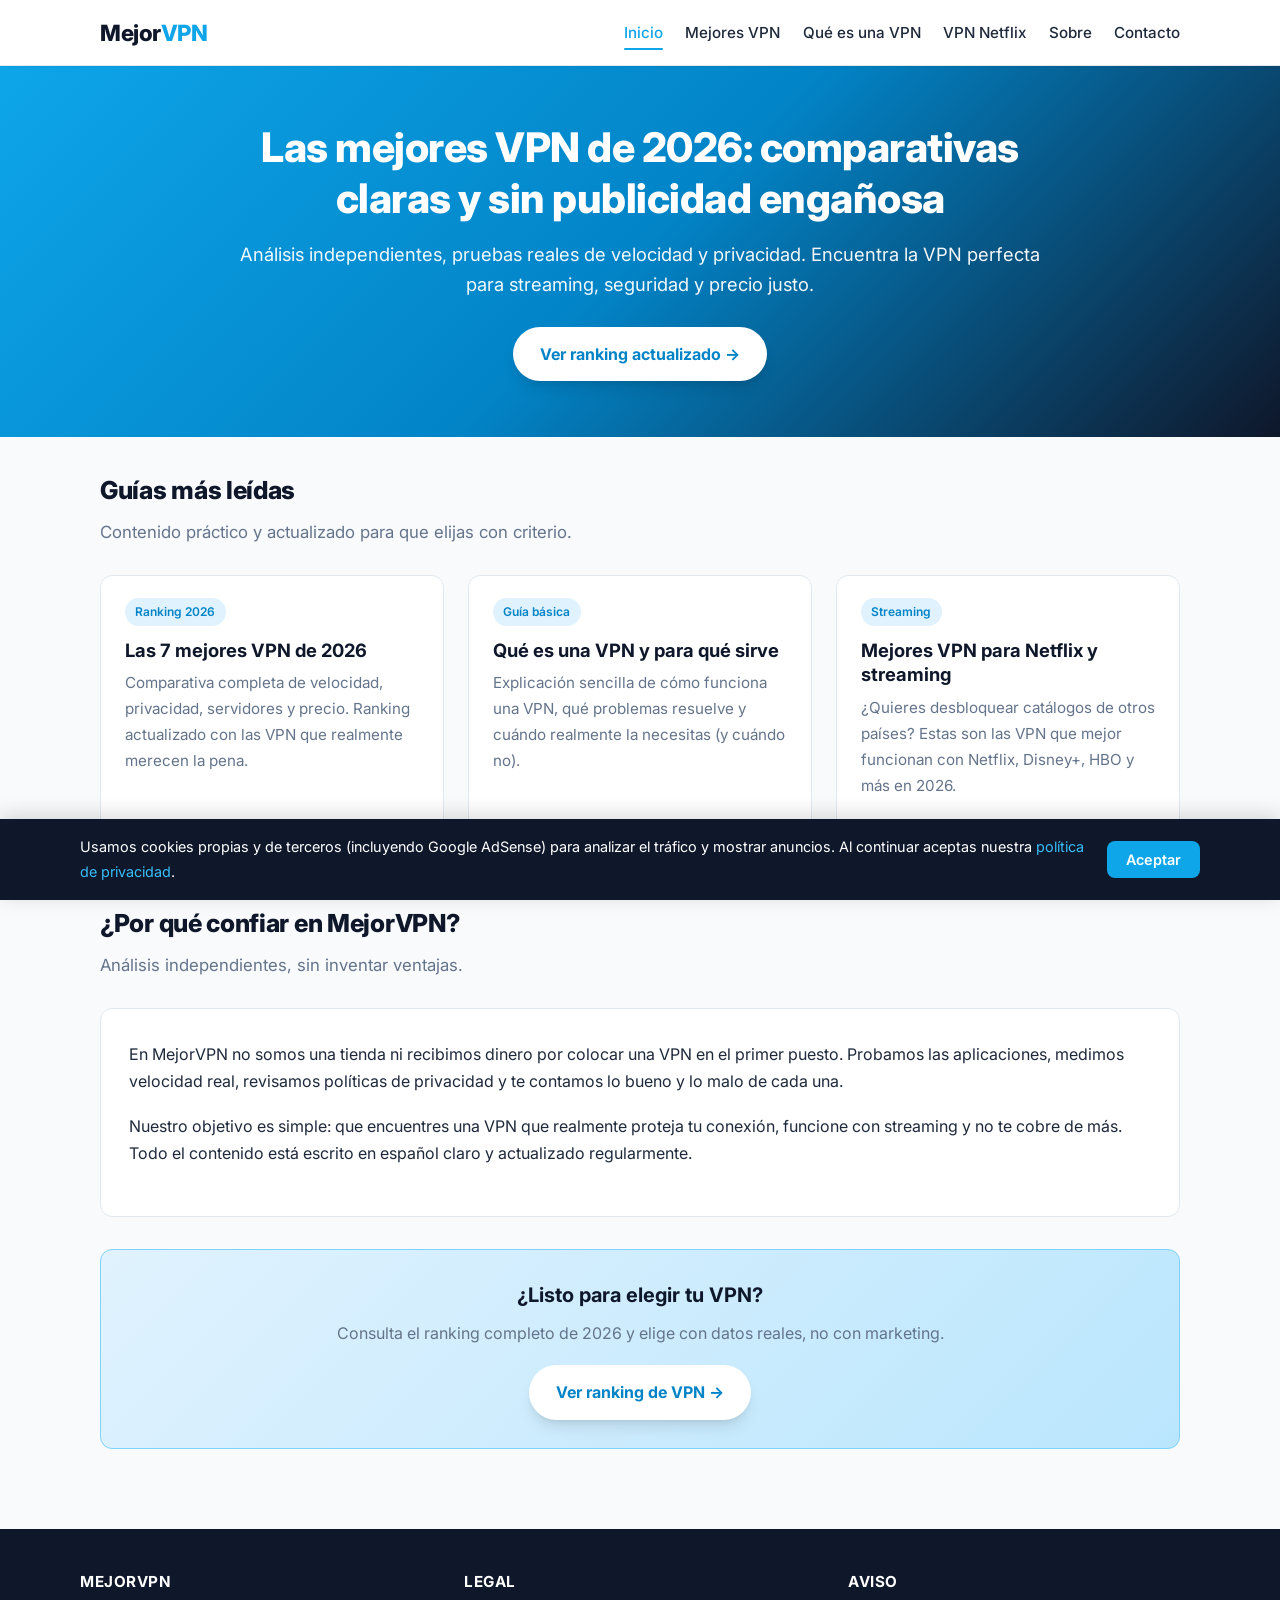
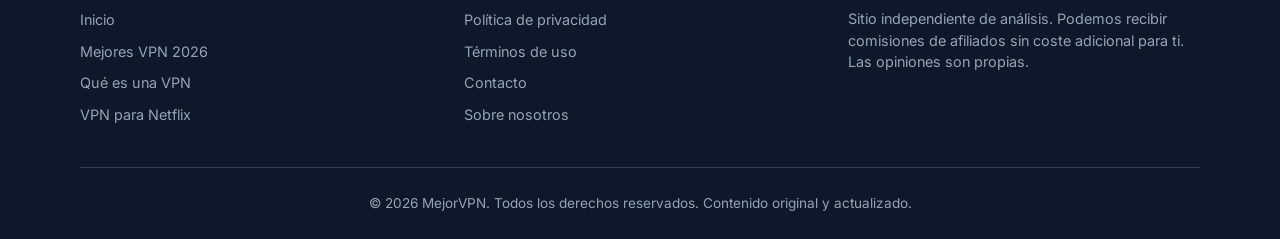
<file: index.html>
<!DOCTYPE html>
<html lang="es">
<head>
  <meta charset="UTF-8">
  <meta name="viewport" content="width=device-width, initial-scale=1">
  <title>MejorVPN | Las mejores VPN de 2026: comparativas, guías y privacidad online</title>
  <meta name="description" content="Descubre las mejores VPN de 2026. Comparativas actualizadas, guías de privacidad, cómo elegir la VPN perfecta y proteger tu conexión. Análisis independientes y sinceros.">
  <meta name="keywords" content="mejores vpn 2026, mejor vpn, vpn barata, vpn segura, nordvpn, expressvpn, surfshark, privacidad online, vpn para netflix, vpn gratis, qué es una vpn">
  <meta name="author" content="MejorVPN">
  <meta name="robots" content="index, follow, max-image-preview:large, max-snippet:-1, max-video-preview:-1">
  <link rel="canonical" href="https://mejorvpn.github.io/">

  <!-- Open Graph -->
  <meta property="og:type" content="website">
  <meta property="og:locale" content="es_ES">
  <meta property="og:site_name" content="MejorVPN">
  <meta property="og:title" content="MejorVPN | Las mejores VPN de 2026">
  <meta property="og:description" content="Comparativas y guías actualizadas de las mejores VPN. Encuentra la VPN perfecta para privacidad, streaming y seguridad.">
  <meta property="og:url" content="https://mejorvpn.github.io/">

  <!-- Twitter Card -->
  <meta name="twitter:card" content="summary_large_image">
  <meta name="twitter:title" content="MejorVPN | Las mejores VPN de 2026">
  <meta name="twitter:description" content="Comparativas independientes de las mejores VPN. Privacidad, velocidad y precio real.">

  <!-- Fonts -->
  <link rel="preconnect" href="https://fonts.googleapis.com">
  <link rel="preconnect" href="https://fonts.gstatic.com" crossorigin>
  <link href="https://fonts.googleapis.com/css2?family=Inter:wght@400;500;600;700;800&display=swap" rel="stylesheet">

  <link rel="stylesheet" href="styles.css">

  <!-- JSON-LD -->
  <script type="application/ld+json">
  {
    "@context": "https://schema.org",
    "@type": "WebSite",
    "name": "MejorVPN",
    "url": "https://mejorvpn.github.io/",
    "description": "Guías y comparativas de las mejores VPN de 2026. Privacidad, seguridad y streaming.",
    "inLanguage": "es",
    "potentialAction": {
      "@type": "SearchAction",
      "target": "https://mejorvpn.github.io/?q={search_term_string}",
      "query-input": "required name=search_term_string"
    }
  }
  </script>
  <script type="application/ld+json">
  {
    "@context": "https://schema.org",
    "@type": "Organization",
    "name": "MejorVPN",
    "url": "https://mejorvpn.github.io/",
    "description": "Sitio independiente de comparativas y guías sobre VPN y privacidad online."
  }
  </script>

  <script async src="https://pagead2.googlesyndication.com/pagead/js/adsbygoogle.js?client=ca-pub-4420698611954762"
     crossorigin="anonymous"></script>
  
</head>
<body>
  <header class="site-header">
    <div class="header-inner">
      <a href="index.html" class="logo">Mejor<span>VPN</span></a>
      <button class="menu-toggle" aria-label="Abrir menú" aria-expanded="false">
        <svg xmlns="http://www.w3.org/2000/svg" fill="none" viewBox="0 0 24 24" stroke="currentColor" stroke-width="2">
          <path stroke-linecap="round" stroke-linejoin="round" d="M4 6h16M4 12h16M4 18h16"/>
        </svg>
      </button>
      <nav class="nav" role="navigation" aria-label="Menú principal">
        <a href="index.html" class="active">Inicio</a>
        <a href="mejores-vpn-2026.html">Mejores VPN</a>
        <a href="que-es-una-vpn.html">Qué es una VPN</a>
        <a href="vpn-para-netflix.html">VPN Netflix</a>
        <a href="sobre.html">Sobre</a>
        <a href="contacto.html">Contacto</a>
      </nav>
    </div>
  </header>

  <main>
    <section class="hero">
      <div class="hero-inner">
        <h1>Las mejores VPN de 2026: comparativas claras y sin publicidad engañosa</h1>
        <p>Análisis independientes, pruebas reales de velocidad y privacidad. Encuentra la VPN perfecta para streaming, seguridad y precio justo.</p>
        <a href="mejores-vpn-2026.html" class="btn">Ver ranking actualizado →</a>
      </div>
    </section>

    <div class="container">

      <h2 class="section-title">Guías más leídas</h2>
      <p class="section-subtitle">Contenido práctico y actualizado para que elijas con criterio.</p>

      <div class="cards">
        <article class="card">
          <div class="card-body">
            <span class="card-tag">Ranking 2026</span>
            <h3><a href="mejores-vpn-2026.html">Las 7 mejores VPN de 2026</a></h3>
            <p>Comparativa completa de velocidad, privacidad, servidores y precio. Ranking actualizado con las VPN que realmente merecen la pena.</p>
            <a href="mejores-vpn-2026.html" class="card-link">Leer guía completa →</a>
          </div>
        </article>

        <article class="card">
          <div class="card-body">
            <span class="card-tag">Guía básica</span>
            <h3><a href="que-es-una-vpn.html">Qué es una VPN y para qué sirve</a></h3>
            <p>Explicación sencilla de cómo funciona una VPN, qué problemas resuelve y cuándo realmente la necesitas (y cuándo no).</p>
            <a href="que-es-una-vpn.html" class="card-link">Leer guía →</a>
          </div>
        </article>

        <article class="card">
          <div class="card-body">
            <span class="card-tag">Streaming</span>
            <h3><a href="vpn-para-netflix.html">Mejores VPN para Netflix y streaming</a></h3>
            <p>¿Quieres desbloquear catálogos de otros países? Estas son las VPN que mejor funcionan con Netflix, Disney+, HBO y más en 2026.</p>
            <a href="vpn-para-netflix.html" class="card-link">Ver recomendaciones →</a>
          </div>
        </article>
      </div>


      <h2 class="section-title">¿Por qué confiar en MejorVPN?</h2>
      <p class="section-subtitle">Análisis independientes, sin inventar ventajas.</p>

      <div class="article-content">
        <p>En MejorVPN no somos una tienda ni recibimos dinero por colocar una VPN en el primer puesto. Probamos las aplicaciones, medimos velocidad real, revisamos políticas de privacidad y te contamos lo bueno y lo malo de cada una.</p>
        <p>Nuestro objetivo es simple: que encuentres una VPN que realmente proteja tu conexión, funcione con streaming y no te cobre de más. Todo el contenido está escrito en español claro y actualizado regularmente.</p>
      </div>

      <div class="cta-box">
        <h3>¿Listo para elegir tu VPN?</h3>
        <p>Consulta el ranking completo de 2026 y elige con datos reales, no con marketing.</p>
        <a href="mejores-vpn-2026.html" class="btn">Ver ranking de VPN →</a>
      </div>
    </div>
  </main>

  <footer class="site-footer">
    <div class="footer-inner">
      <div class="footer-col">
        <h4>MejorVPN</h4>
        <a href="index.html">Inicio</a>
        <a href="mejores-vpn-2026.html">Mejores VPN 2026</a>
        <a href="que-es-una-vpn.html">Qué es una VPN</a>
        <a href="vpn-para-netflix.html">VPN para Netflix</a>
      </div>
      <div class="footer-col">
        <h4>Legal</h4>
        <a href="privacidad.html">Política de privacidad</a>
        <a href="terminos.html">Términos de uso</a>
        <a href="contacto.html">Contacto</a>
        <a href="sobre.html">Sobre nosotros</a>
      </div>
      <div class="footer-col">
        <h4>Aviso</h4>
        <p style="font-size:0.9rem;line-height:1.5;">Sitio independiente de análisis. Podemos recibir comisiones de afiliados sin coste adicional para ti. Las opiniones son propias.</p>
      </div>
    </div>
    <div class="footer-bottom">
      <p>© <span class="current-year">2026</span> MejorVPN. Todos los derechos reservados. Contenido original y actualizado.</p>
    </div>
  </footer>

  <!-- Cookie banner -->
  <div class="cookie-banner" role="dialog" aria-label="Aviso de cookies">
    <div class="cookie-inner">
      <p>Usamos cookies propias y de terceros (incluyendo Google AdSense) para analizar el tráfico y mostrar anuncios. Al continuar aceptas nuestra <a href="privacidad.html" style="color:#38bdf8;">política de privacidad</a>.</p>
      <button class="cookie-btn">Aceptar</button>
    </div>
  </div>

  <script src="script.js"></script>
</body>
</html>
</file>
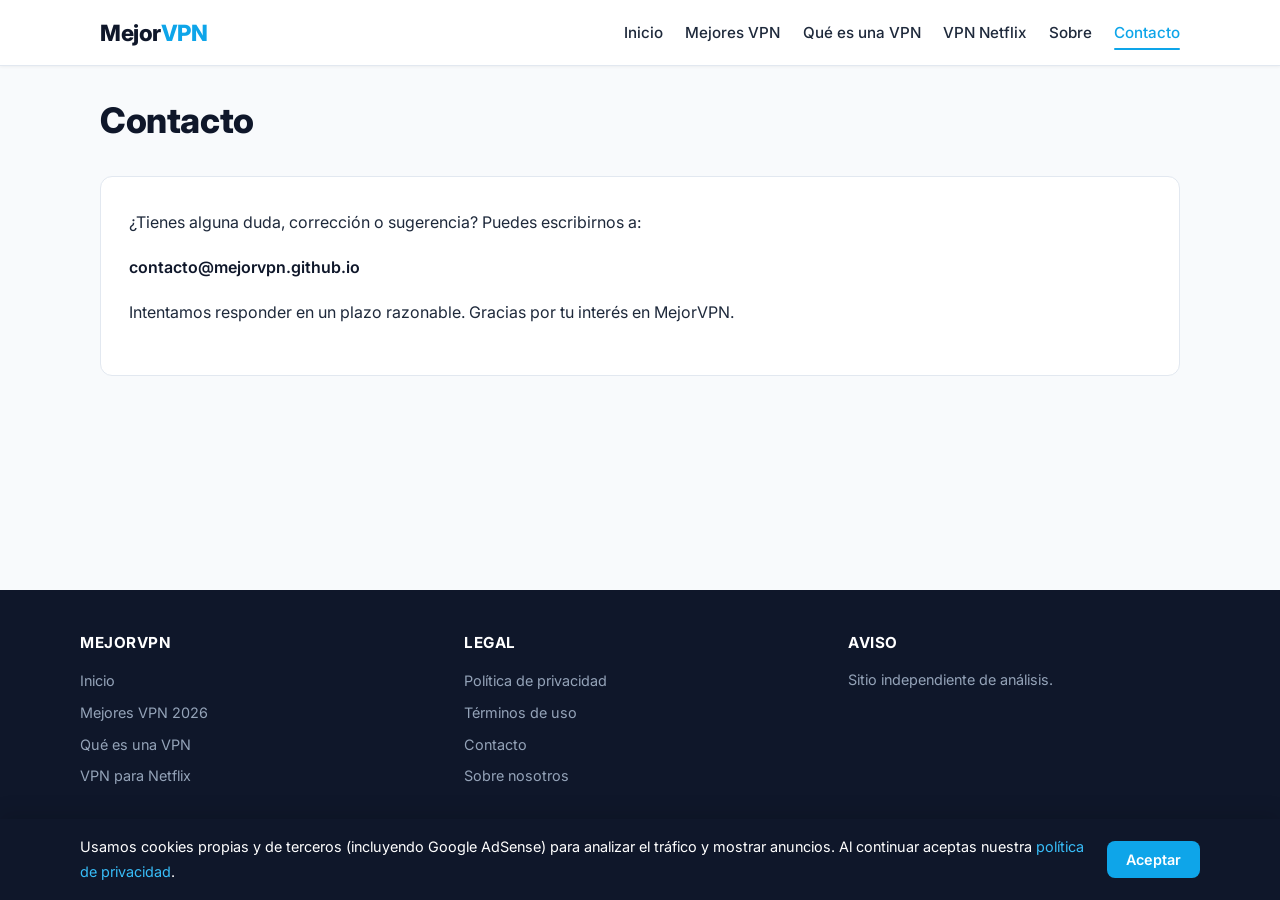
<file: contacto.html>
<!DOCTYPE html>
<html lang="es">
<head>
  <meta charset="UTF-8">
  <meta name="viewport" content="width=device-width, initial-scale=1">
  <title>Contacto | MejorVPN</title>
  <meta name="description" content="Contacta con el equipo de MejorVPN. Sugerencias, correcciones o consultas sobre VPN y privacidad.">
  <meta name="robots" content="index, follow">
  <link rel="canonical" href="https://mejorvpn.github.io/contacto.html">
  <link rel="preconnect" href="https://fonts.googleapis.com">
  <link rel="preconnect" href="https://fonts.gstatic.com" crossorigin>
  <link href="https://fonts.googleapis.com/css2?family=Inter:wght@400;500;600;700;800&display=swap" rel="stylesheet">
  <link rel="stylesheet" href="styles.css">
</head>
<body>
  <header class="site-header">
    <div class="header-inner">
      <a href="index.html" class="logo">Mejor<span>VPN</span></a>
      <button class="menu-toggle" aria-label="Abrir menú" aria-expanded="false">
        <svg xmlns="http://www.w3.org/2000/svg" fill="none" viewBox="0 0 24 24" stroke="currentColor" stroke-width="2">
          <path stroke-linecap="round" stroke-linejoin="round" d="M4 6h16M4 12h16M4 18h16"/>
        </svg>
      </button>
      <nav class="nav" role="navigation" aria-label="Menú principal">
        <a href="index.html">Inicio</a>
        <a href="mejores-vpn-2026.html">Mejores VPN</a>
        <a href="que-es-una-vpn.html">Qué es una VPN</a>
        <a href="vpn-para-netflix.html">VPN Netflix</a>
        <a href="sobre.html">Sobre</a>
        <a href="contacto.html" class="active">Contacto</a>
      </nav>
    </div>
  </header>

  <main>
    <div class="container">
      <article>
        <header class="article-header">
          <h1>Contacto</h1>
        </header>
        <div class="article-content">
          <p>¿Tienes alguna duda, corrección o sugerencia? Puedes escribirnos a:</p>
          <p><strong>contacto@mejorvpn.github.io</strong></p>
          <p>Intentamos responder en un plazo razonable. Gracias por tu interés en MejorVPN.</p>
        </div>
      </article>
    </div>
  </main>

  <footer class="site-footer">
    <div class="footer-inner">
      <div class="footer-col">
        <h4>MejorVPN</h4>
        <a href="index.html">Inicio</a>
        <a href="mejores-vpn-2026.html">Mejores VPN 2026</a>
        <a href="que-es-una-vpn.html">Qué es una VPN</a>
        <a href="vpn-para-netflix.html">VPN para Netflix</a>
      </div>
      <div class="footer-col">
        <h4>Legal</h4>
        <a href="privacidad.html">Política de privacidad</a>
        <a href="terminos.html">Términos de uso</a>
        <a href="contacto.html">Contacto</a>
        <a href="sobre.html">Sobre nosotros</a>
      </div>
      <div class="footer-col">
        <h4>Aviso</h4>
        <p style="font-size:0.9rem;line-height:1.5;">Sitio independiente de análisis.</p>
      </div>
    </div>
    <div class="footer-bottom">
      <p>© <span class="current-year">2026</span> MejorVPN. Todos los derechos reservados.</p>
    </div>
  </footer>

  <div class="cookie-banner" role="dialog" aria-label="Aviso de cookies">
    <div class="cookie-inner">
      <p>Usamos cookies propias y de terceros (incluyendo Google AdSense) para analizar el tráfico y mostrar anuncios. Al continuar aceptas nuestra <a href="privacidad.html" style="color:#38bdf8;">política de privacidad</a>.</p>
      <button class="cookie-btn">Aceptar</button>
    </div>
  </div>
  <script src="script.js"></script>
</body>
</html>
</file>
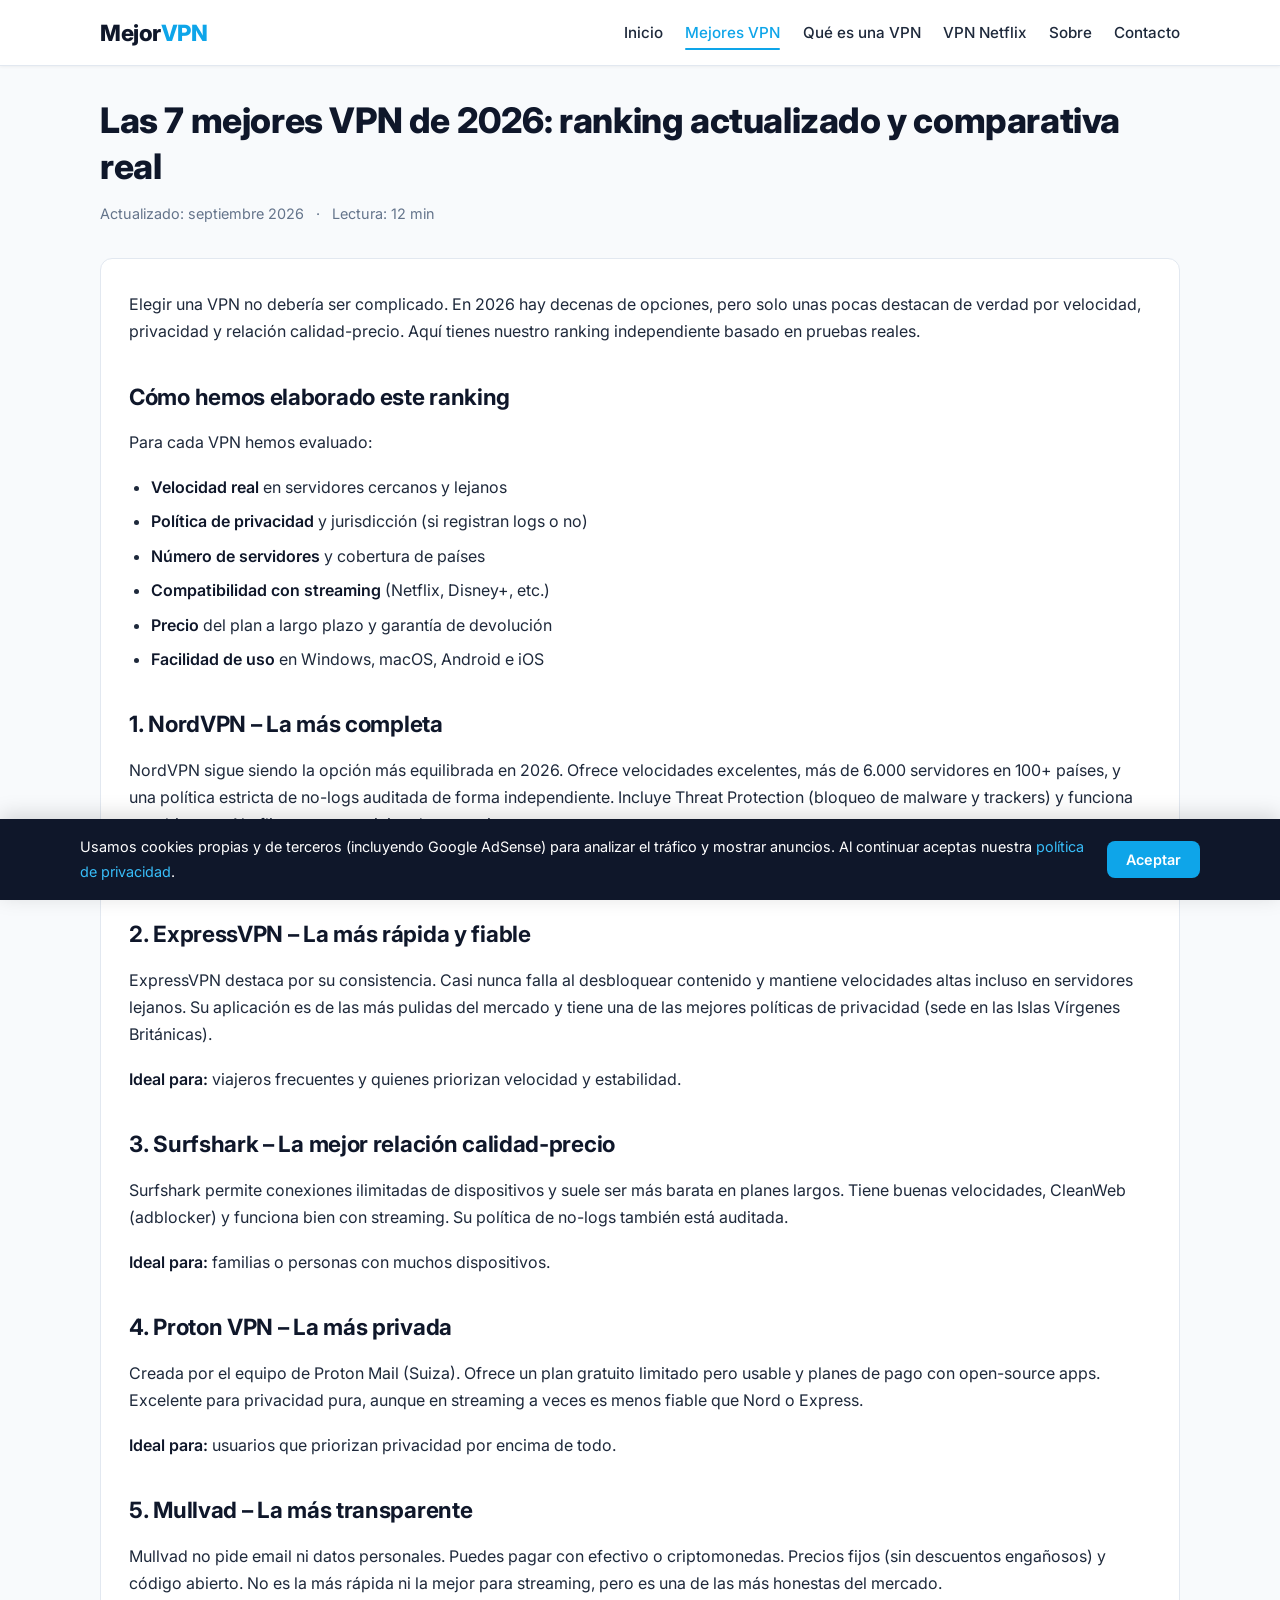
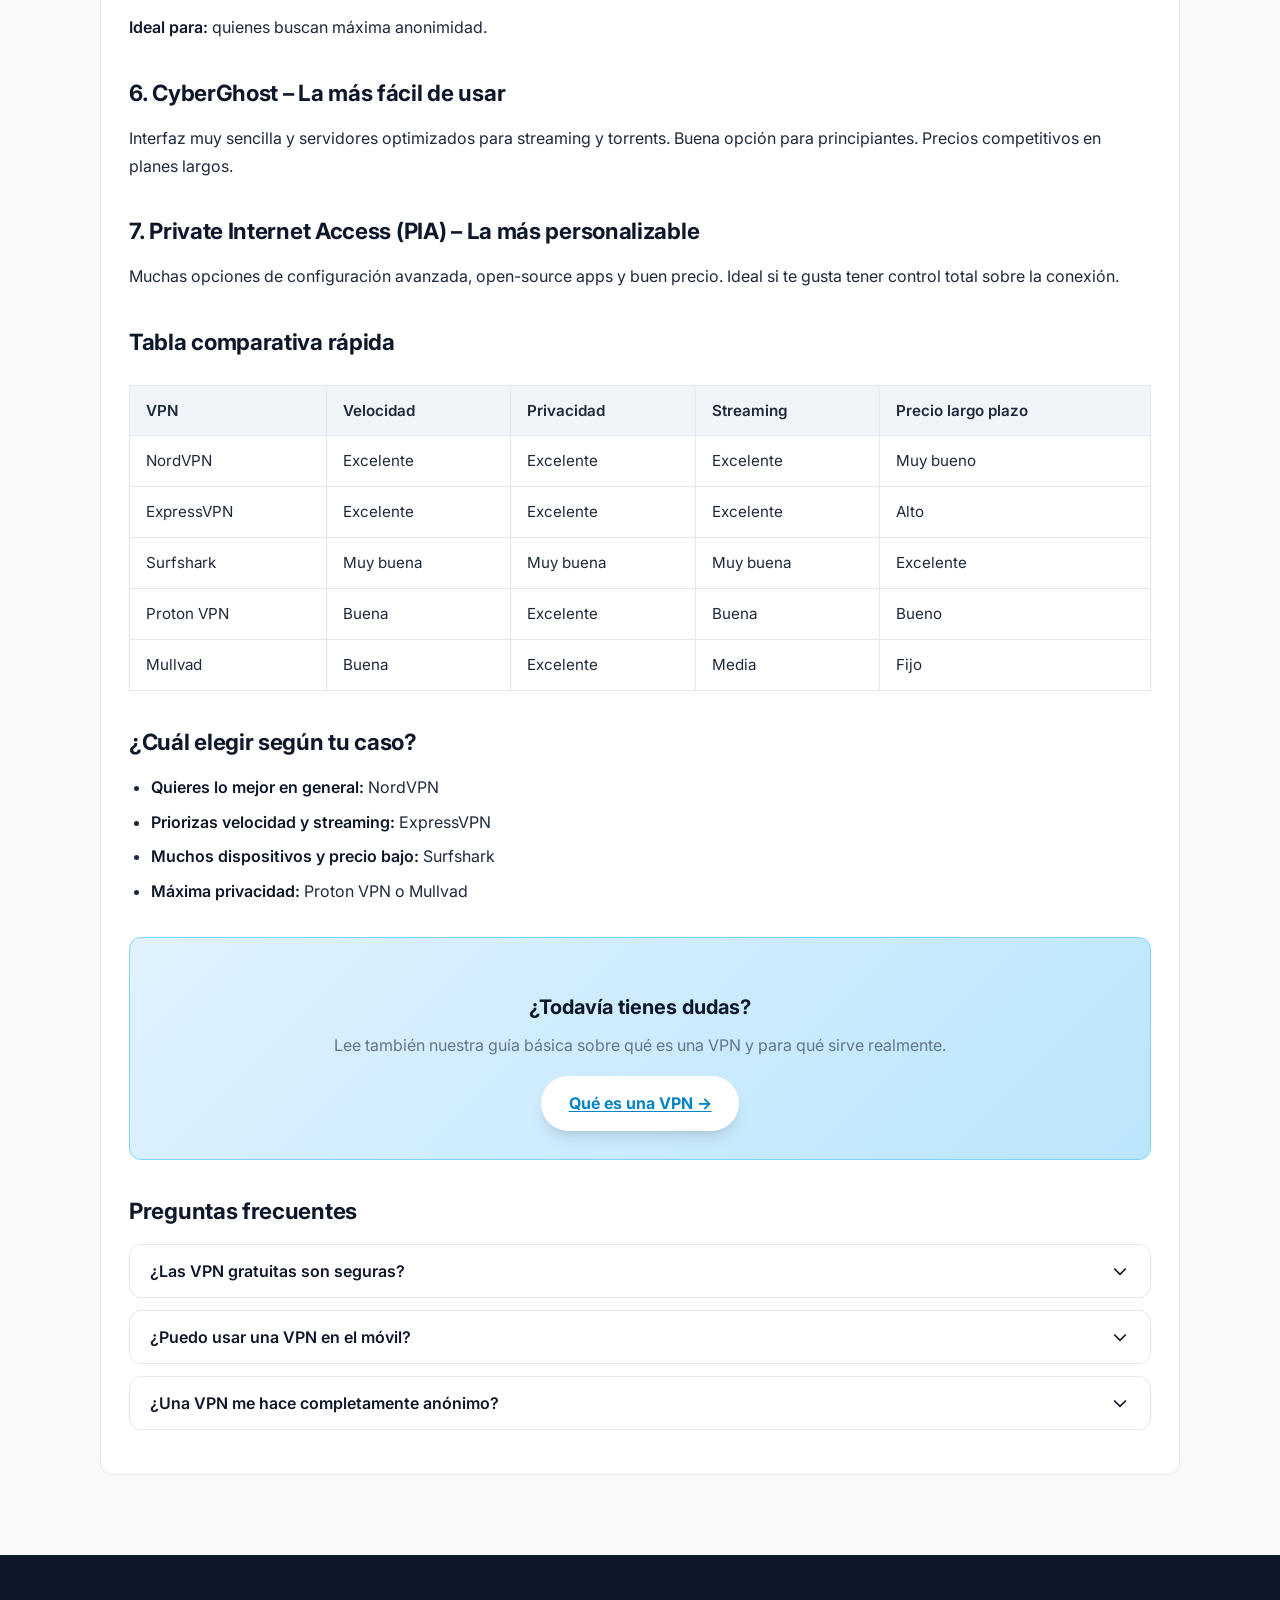
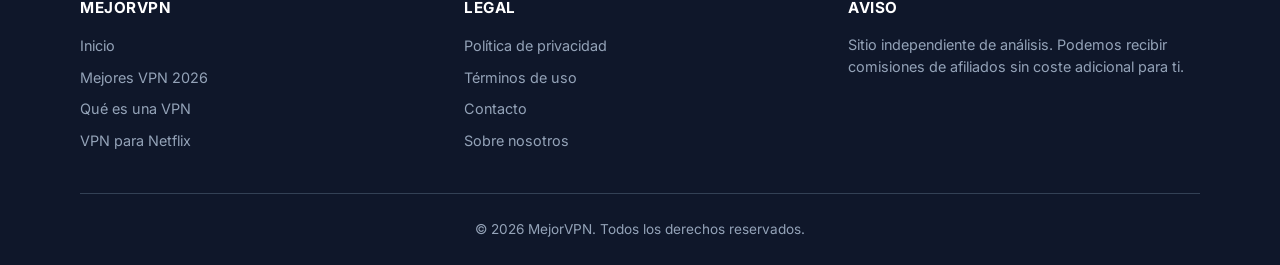
<file: mejores-vpn-2026.html>
<!DOCTYPE html>
<html lang="es">
<head>
  <meta charset="UTF-8">
  <meta name="viewport" content="width=device-width, initial-scale=1">
  <title>Las 7 mejores VPN de 2026: ranking actualizado y comparativa</title>
  <meta name="description" content="Ranking de las mejores VPN de 2026. Comparativa de velocidad, privacidad, precio y servidores. NordVPN, ExpressVPN, Surfshark y más analizadas de forma independiente.">
  <meta name="keywords" content="mejores vpn 2026, ranking vpn, mejor vpn, nordvpn, expressvpn, surfshark, protonvpn, mullvad, vpn barata, vpn segura">
  <meta name="robots" content="index, follow">
  <link rel="canonical" href="https://mejorvpn.github.io/mejores-vpn-2026.html">

  <meta property="og:title" content="Las 7 mejores VPN de 2026">
  <meta property="og:description" content="Comparativa actualizada de las mejores VPN. Velocidad, privacidad y precio real.">
  <meta property="og:url" content="https://mejorvpn.github.io/mejores-vpn-2026.html">
  <meta property="og:type" content="article">

  <link rel="preconnect" href="https://fonts.googleapis.com">
  <link rel="preconnect" href="https://fonts.gstatic.com" crossorigin>
  <link href="https://fonts.googleapis.com/css2?family=Inter:wght@400;500;600;700;800&display=swap" rel="stylesheet">
  <link rel="stylesheet" href="styles.css">

  <script type="application/ld+json">
  {
    "@context": "https://schema.org",
    "@type": "Article",
    "headline": "Las 7 mejores VPN de 2026: ranking actualizado y comparativa",
    "description": "Ranking independiente de las mejores VPN de 2026 con pruebas de velocidad, privacidad y precio.",
    "author": { "@type": "Organization", "name": "MejorVPN" },
    "publisher": { "@type": "Organization", "name": "MejorVPN" },
    "datePublished": "2026-01-15",
    "dateModified": "2026-09-20",
    "mainEntityOfPage": "https://mejorvpn.github.io/mejores-vpn-2026.html",
    "inLanguage": "es"
  }
  </script>
</head>
<body>
  <header class="site-header">
    <div class="header-inner">
      <a href="index.html" class="logo">Mejor<span>VPN</span></a>
      <button class="menu-toggle" aria-label="Abrir menú" aria-expanded="false">
        <svg xmlns="http://www.w3.org/2000/svg" fill="none" viewBox="0 0 24 24" stroke="currentColor" stroke-width="2">
          <path stroke-linecap="round" stroke-linejoin="round" d="M4 6h16M4 12h16M4 18h16"/>
        </svg>
      </button>
      <nav class="nav" role="navigation" aria-label="Menú principal">
        <a href="index.html">Inicio</a>
        <a href="mejores-vpn-2026.html" class="active">Mejores VPN</a>
        <a href="que-es-una-vpn.html">Qué es una VPN</a>
        <a href="vpn-para-netflix.html">VPN Netflix</a>
        <a href="sobre.html">Sobre</a>
        <a href="contacto.html">Contacto</a>
      </nav>
    </div>
  </header>

  <main>
    <div class="container">
      <article>
        <header class="article-header">
          <h1>Las 7 mejores VPN de 2026: ranking actualizado y comparativa real</h1>
          <div class="article-meta">
            <span>Actualizado: septiembre 2026</span>
            <span>·</span>
            <span>Lectura: 12 min</span>
          </div>
        </header>


        <div class="article-content">
          <p>Elegir una VPN no debería ser complicado. En 2026 hay decenas de opciones, pero solo unas pocas destacan de verdad por velocidad, privacidad y relación calidad-precio. Aquí tienes nuestro ranking independiente basado en pruebas reales.</p>

          <h2>Cómo hemos elaborado este ranking</h2>
          <p>Para cada VPN hemos evaluado:</p>
          <ul>
            <li><strong>Velocidad real</strong> en servidores cercanos y lejanos</li>
            <li><strong>Política de privacidad</strong> y jurisdicción (si registran logs o no)</li>
            <li><strong>Número de servidores</strong> y cobertura de países</li>
            <li><strong>Compatibilidad con streaming</strong> (Netflix, Disney+, etc.)</li>
            <li><strong>Precio</strong> del plan a largo plazo y garantía de devolución</li>
            <li><strong>Facilidad de uso</strong> en Windows, macOS, Android e iOS</li>
          </ul>

          <h2>1. NordVPN – La más completa</h2>
          <p>NordVPN sigue siendo la opción más equilibrada en 2026. Ofrece velocidades excelentes, más de 6.000 servidores en 100+ países, y una política estricta de no-logs auditada de forma independiente. Incluye Threat Protection (bloqueo de malware y trackers) y funciona muy bien con Netflix y otros servicios de streaming.</p>
          <p><strong>Ideal para:</strong> usuarios que quieren todo en uno: velocidad, privacidad y streaming.</p>

          <h2>2. ExpressVPN – La más rápida y fiable</h2>
          <p>ExpressVPN destaca por su consistencia. Casi nunca falla al desbloquear contenido y mantiene velocidades altas incluso en servidores lejanos. Su aplicación es de las más pulidas del mercado y tiene una de las mejores políticas de privacidad (sede en las Islas Vírgenes Británicas).</p>
          <p><strong>Ideal para:</strong> viajeros frecuentes y quienes priorizan velocidad y estabilidad.</p>

          <h2>3. Surfshark – La mejor relación calidad-precio</h2>
          <p>Surfshark permite conexiones ilimitadas de dispositivos y suele ser más barata en planes largos. Tiene buenas velocidades, CleanWeb (adblocker) y funciona bien con streaming. Su política de no-logs también está auditada.</p>
          <p><strong>Ideal para:</strong> familias o personas con muchos dispositivos.</p>

          <h2>4. Proton VPN – La más privada</h2>
          <p>Creada por el equipo de Proton Mail (Suiza). Ofrece un plan gratuito limitado pero usable y planes de pago con open-source apps. Excelente para privacidad pura, aunque en streaming a veces es menos fiable que Nord o Express.</p>
          <p><strong>Ideal para:</strong> usuarios que priorizan privacidad por encima de todo.</p>

          <h2>5. Mullvad – La más transparente</h2>
          <p>Mullvad no pide email ni datos personales. Puedes pagar con efectivo o criptomonedas. Precios fijos (sin descuentos engañosos) y código abierto. No es la más rápida ni la mejor para streaming, pero es una de las más honestas del mercado.</p>
          <p><strong>Ideal para:</strong> quienes buscan máxima anonimidad.</p>

          <h2>6. CyberGhost – La más fácil de usar</h2>
          <p>Interfaz muy sencilla y servidores optimizados para streaming y torrents. Buena opción para principiantes. Precios competitivos en planes largos.</p>

          <h2>7. Private Internet Access (PIA) – La más personalizable</h2>
          <p>Muchas opciones de configuración avanzada, open-source apps y buen precio. Ideal si te gusta tener control total sobre la conexión.</p>


          <h2>Tabla comparativa rápida</h2>
          <table>
            <thead>
              <tr>
                <th>VPN</th>
                <th>Velocidad</th>
                <th>Privacidad</th>
                <th>Streaming</th>
                <th>Precio largo plazo</th>
              </tr>
            </thead>
            <tbody>
              <tr>
                <td>NordVPN</td>
                <td>Excelente</td>
                <td>Excelente</td>
                <td>Excelente</td>
                <td>Muy bueno</td>
              </tr>
              <tr>
                <td>ExpressVPN</td>
                <td>Excelente</td>
                <td>Excelente</td>
                <td>Excelente</td>
                <td>Alto</td>
              </tr>
              <tr>
                <td>Surfshark</td>
                <td>Muy buena</td>
                <td>Muy buena</td>
                <td>Muy buena</td>
                <td>Excelente</td>
              </tr>
              <tr>
                <td>Proton VPN</td>
                <td>Buena</td>
                <td>Excelente</td>
                <td>Buena</td>
                <td>Bueno</td>
              </tr>
              <tr>
                <td>Mullvad</td>
                <td>Buena</td>
                <td>Excelente</td>
                <td>Media</td>
                <td>Fijo</td>
              </tr>
            </tbody>
          </table>

          <h2>¿Cuál elegir según tu caso?</h2>
          <ul>
            <li><strong>Quieres lo mejor en general:</strong> NordVPN</li>
            <li><strong>Priorizas velocidad y streaming:</strong> ExpressVPN</li>
            <li><strong>Muchos dispositivos y precio bajo:</strong> Surfshark</li>
            <li><strong>Máxima privacidad:</strong> Proton VPN o Mullvad</li>
          </ul>

          <div class="cta-box">
            <h3>¿Todavía tienes dudas?</h3>
            <p>Lee también nuestra guía básica sobre qué es una VPN y para qué sirve realmente.</p>
            <a href="que-es-una-vpn.html" class="btn">Qué es una VPN →</a>
          </div>

          <h2>Preguntas frecuentes</h2>
          <div class="faq-item">
            <button class="faq-question">
              ¿Las VPN gratuitas son seguras?
              <svg width="20" height="20" fill="none" stroke="currentColor" stroke-width="2" viewBox="0 0 24 24"><path d="M19 9l-7 7-7-7"/></svg>
            </button>
            <div class="faq-answer">
              <p>La mayoría de VPN gratuitas limitan mucho la velocidad, registran datos o muestran publicidad agresiva. Algunas incluso venden tu información. Para uso serio es mucho más seguro pagar una VPN de calidad.</p>
            </div>
          </div>
          <div class="faq-item">
            <button class="faq-question">
              ¿Puedo usar una VPN en el móvil?
              <svg width="20" height="20" fill="none" stroke="currentColor" stroke-width="2" viewBox="0 0 24 24"><path d="M19 9l-7 7-7-7"/></svg>
            </button>
            <div class="faq-answer">
              <p>Sí. Todas las VPN del ranking tienen aplicaciones oficiales para Android e iOS. La instalación suele ser muy sencilla.</p>
            </div>
          </div>
          <div class="faq-item">
            <button class="faq-question">
              ¿Una VPN me hace completamente anónimo?
              <svg width="20" height="20" fill="none" stroke="currentColor" stroke-width="2" viewBox="0 0 24 24"><path d="M19 9l-7 7-7-7"/></svg>
            </button>
            <div class="faq-answer">
              <p>No. Una VPN oculta tu IP y cifra el tráfico, pero no te hace invisible. Sigue siendo importante no iniciar sesión en cuentas personales si buscas máximo anonimato y usar buenas prácticas de privacidad.</p>
            </div>
          </div>
        </div>
      </article>
    </div>
  </main>

  <footer class="site-footer">
    <div class="footer-inner">
      <div class="footer-col">
        <h4>MejorVPN</h4>
        <a href="index.html">Inicio</a>
        <a href="mejores-vpn-2026.html">Mejores VPN 2026</a>
        <a href="que-es-una-vpn.html">Qué es una VPN</a>
        <a href="vpn-para-netflix.html">VPN para Netflix</a>
      </div>
      <div class="footer-col">
        <h4>Legal</h4>
        <a href="privacidad.html">Política de privacidad</a>
        <a href="terminos.html">Términos de uso</a>
        <a href="contacto.html">Contacto</a>
        <a href="sobre.html">Sobre nosotros</a>
      </div>
      <div class="footer-col">
        <h4>Aviso</h4>
        <p style="font-size:0.9rem;line-height:1.5;">Sitio independiente de análisis. Podemos recibir comisiones de afiliados sin coste adicional para ti.</p>
      </div>
    </div>
    <div class="footer-bottom">
      <p>© <span class="current-year">2026</span> MejorVPN. Todos los derechos reservados.</p>
    </div>
  </footer>

  <div class="cookie-banner" role="dialog" aria-label="Aviso de cookies">
    <div class="cookie-inner">
      <p>Usamos cookies propias y de terceros (incluyendo Google AdSense) para analizar el tráfico y mostrar anuncios. Al continuar aceptas nuestra <a href="privacidad.html" style="color:#38bdf8;">política de privacidad</a>.</p>
      <button class="cookie-btn">Aceptar</button>
    </div>
  </div>

  <script src="script.js"></script>
</body>
</html>
</file>
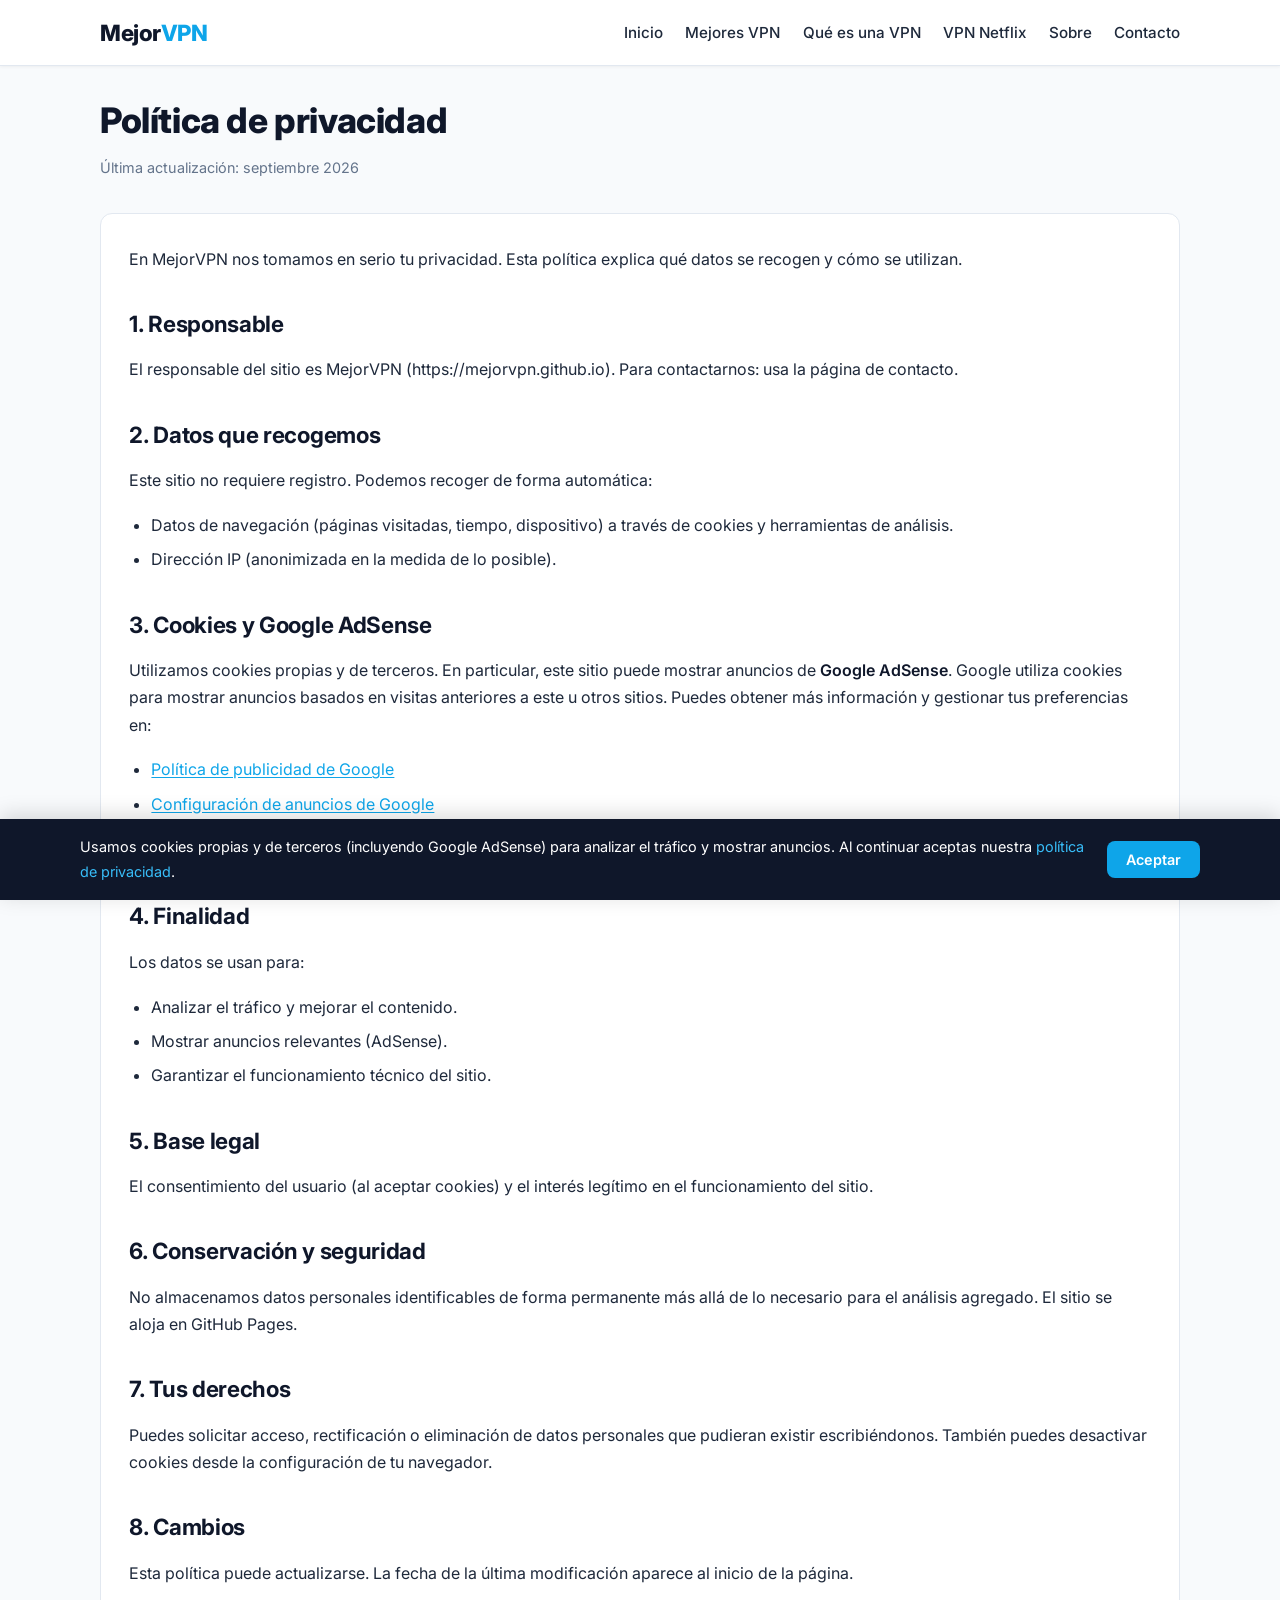
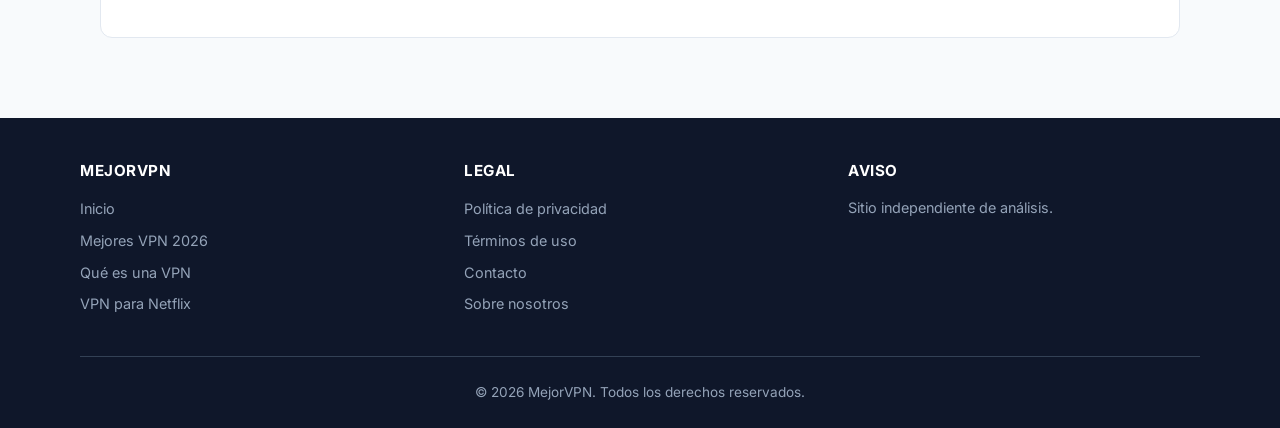
<file: privacidad.html>
<!DOCTYPE html>
<html lang="es">
<head>
  <meta charset="UTF-8">
  <meta name="viewport" content="width=device-width, initial-scale=1">
  <title>Política de privacidad | MejorVPN</title>
  <meta name="description" content="Política de privacidad de MejorVPN. Información sobre cookies, Google AdSense y tratamiento de datos.">
  <meta name="robots" content="index, follow">
  <link rel="canonical" href="https://mejorvpn.github.io/privacidad.html">
  <link rel="preconnect" href="https://fonts.googleapis.com">
  <link rel="preconnect" href="https://fonts.gstatic.com" crossorigin>
  <link href="https://fonts.googleapis.com/css2?family=Inter:wght@400;500;600;700;800&display=swap" rel="stylesheet">
  <link rel="stylesheet" href="styles.css">
</head>
<body>
  <header class="site-header">
    <div class="header-inner">
      <a href="index.html" class="logo">Mejor<span>VPN</span></a>
      <button class="menu-toggle" aria-label="Abrir menú" aria-expanded="false">
        <svg xmlns="http://www.w3.org/2000/svg" fill="none" viewBox="0 0 24 24" stroke="currentColor" stroke-width="2">
          <path stroke-linecap="round" stroke-linejoin="round" d="M4 6h16M4 12h16M4 18h16"/>
        </svg>
      </button>
      <nav class="nav" role="navigation" aria-label="Menú principal">
        <a href="index.html">Inicio</a>
        <a href="mejores-vpn-2026.html">Mejores VPN</a>
        <a href="que-es-una-vpn.html">Qué es una VPN</a>
        <a href="vpn-para-netflix.html">VPN Netflix</a>
        <a href="sobre.html">Sobre</a>
        <a href="contacto.html">Contacto</a>
      </nav>
    </div>
  </header>

  <main>
    <div class="container">
      <article>
        <header class="article-header">
          <h1>Política de privacidad</h1>
          <div class="article-meta"><span>Última actualización: septiembre 2026</span></div>
        </header>
        <div class="article-content">
          <p>En MejorVPN nos tomamos en serio tu privacidad. Esta política explica qué datos se recogen y cómo se utilizan.</p>

          <h2>1. Responsable</h2>
          <p>El responsable del sitio es MejorVPN (https://mejorvpn.github.io). Para contactarnos: usa la página de contacto.</p>

          <h2>2. Datos que recogemos</h2>
          <p>Este sitio no requiere registro. Podemos recoger de forma automática:</p>
          <ul>
            <li>Datos de navegación (páginas visitadas, tiempo, dispositivo) a través de cookies y herramientas de análisis.</li>
            <li>Dirección IP (anonimizada en la medida de lo posible).</li>
          </ul>

          <h2>3. Cookies y Google AdSense</h2>
          <p>Utilizamos cookies propias y de terceros. En particular, este sitio puede mostrar anuncios de <strong>Google AdSense</strong>. Google utiliza cookies para mostrar anuncios basados en visitas anteriores a este u otros sitios. Puedes obtener más información y gestionar tus preferencias en:</p>
          <ul>
            <li><a href="https://policies.google.com/technologies/ads" rel="noopener" target="_blank">Política de publicidad de Google</a></li>
            <li><a href="https://adssettings.google.com" rel="noopener" target="_blank">Configuración de anuncios de Google</a></li>
          </ul>
          <p>Al continuar navegando aceptas el uso de estas cookies según se describe aquí.</p>

          <h2>4. Finalidad</h2>
          <p>Los datos se usan para:</p>
          <ul>
            <li>Analizar el tráfico y mejorar el contenido.</li>
            <li>Mostrar anuncios relevantes (AdSense).</li>
            <li>Garantizar el funcionamiento técnico del sitio.</li>
          </ul>

          <h2>5. Base legal</h2>
          <p>El consentimiento del usuario (al aceptar cookies) y el interés legítimo en el funcionamiento del sitio.</p>

          <h2>6. Conservación y seguridad</h2>
          <p>No almacenamos datos personales identificables de forma permanente más allá de lo necesario para el análisis agregado. El sitio se aloja en GitHub Pages.</p>

          <h2>7. Tus derechos</h2>
          <p>Puedes solicitar acceso, rectificación o eliminación de datos personales que pudieran existir escribiéndonos. También puedes desactivar cookies desde la configuración de tu navegador.</p>

          <h2>8. Cambios</h2>
          <p>Esta política puede actualizarse. La fecha de la última modificación aparece al inicio de la página.</p>
        </div>
      </article>
    </div>
  </main>

  <footer class="site-footer">
    <div class="footer-inner">
      <div class="footer-col">
        <h4>MejorVPN</h4>
        <a href="index.html">Inicio</a>
        <a href="mejores-vpn-2026.html">Mejores VPN 2026</a>
        <a href="que-es-una-vpn.html">Qué es una VPN</a>
        <a href="vpn-para-netflix.html">VPN para Netflix</a>
      </div>
      <div class="footer-col">
        <h4>Legal</h4>
        <a href="privacidad.html">Política de privacidad</a>
        <a href="terminos.html">Términos de uso</a>
        <a href="contacto.html">Contacto</a>
        <a href="sobre.html">Sobre nosotros</a>
      </div>
      <div class="footer-col">
        <h4>Aviso</h4>
        <p style="font-size:0.9rem;line-height:1.5;">Sitio independiente de análisis.</p>
      </div>
    </div>
    <div class="footer-bottom">
      <p>© <span class="current-year">2026</span> MejorVPN. Todos los derechos reservados.</p>
    </div>
  </footer>

  <div class="cookie-banner" role="dialog" aria-label="Aviso de cookies">
    <div class="cookie-inner">
      <p>Usamos cookies propias y de terceros (incluyendo Google AdSense) para analizar el tráfico y mostrar anuncios. Al continuar aceptas nuestra <a href="privacidad.html" style="color:#38bdf8;">política de privacidad</a>.</p>
      <button class="cookie-btn">Aceptar</button>
    </div>
  </div>
  <script src="script.js"></script>
</body>
</html>
</file>
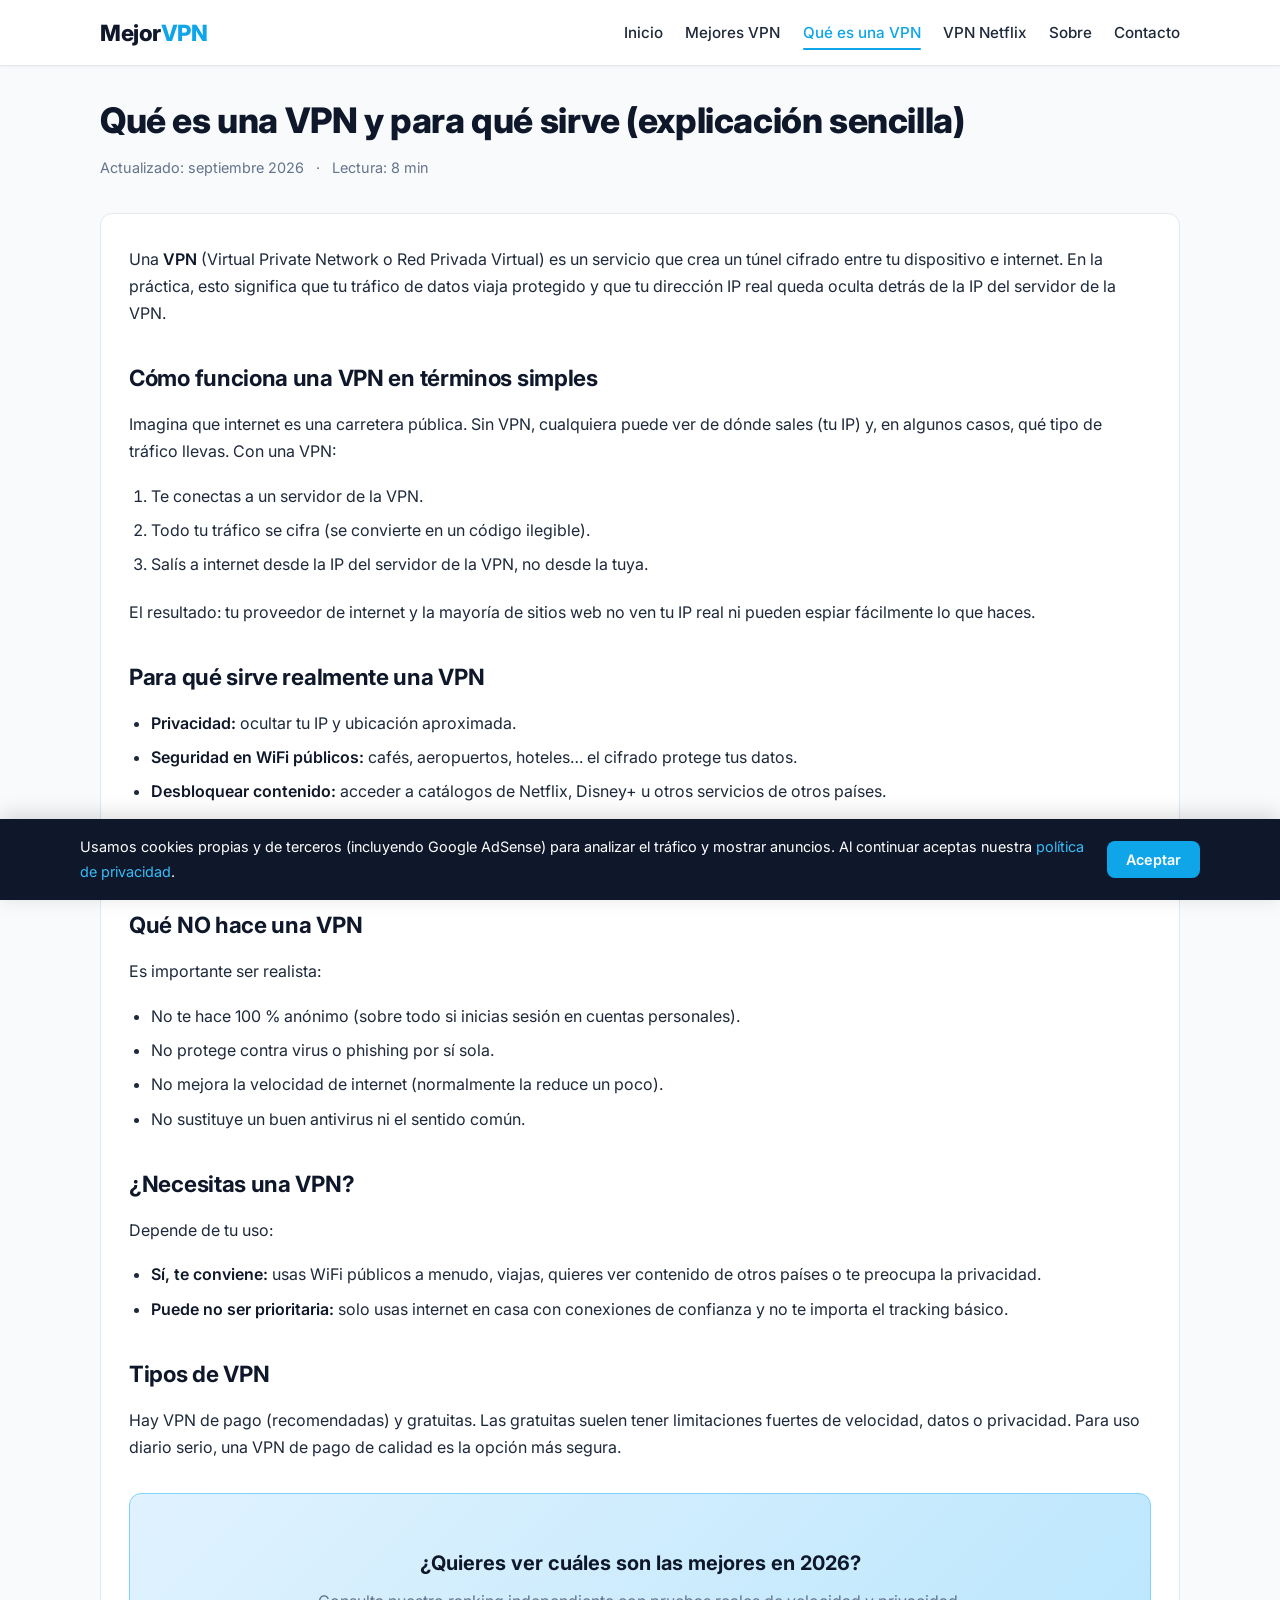
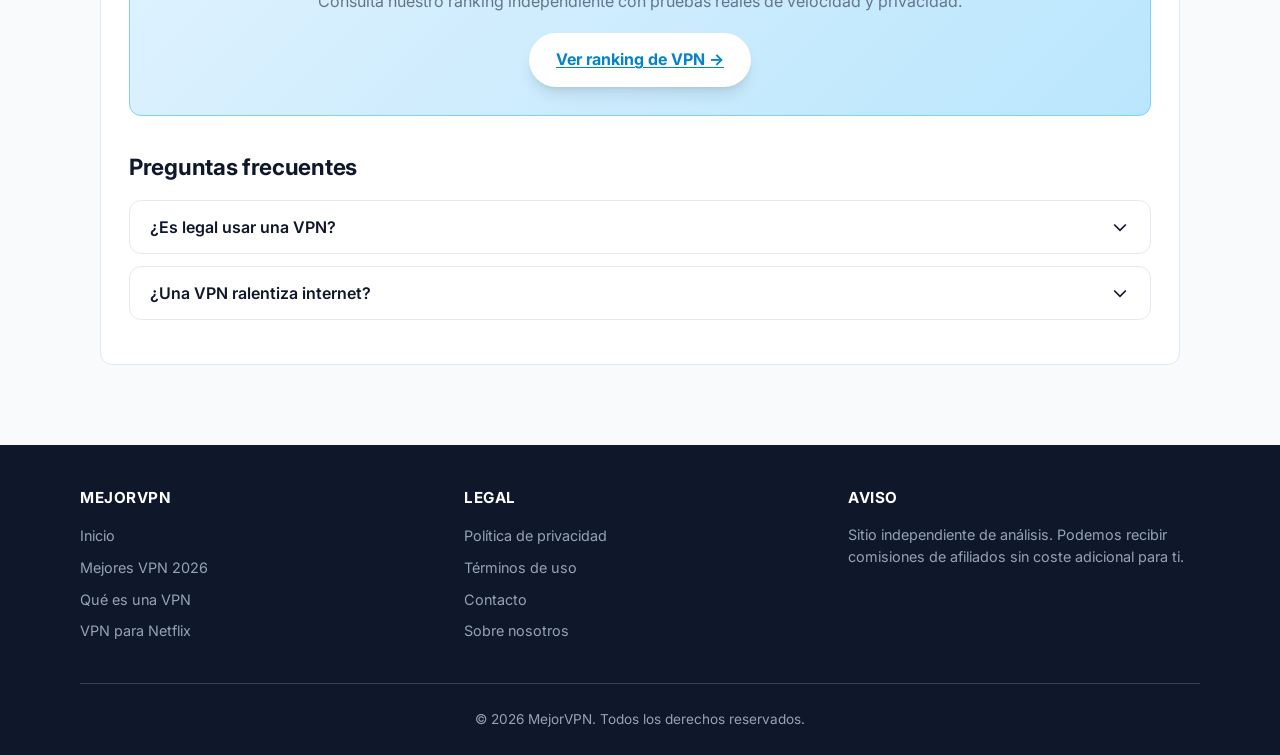
<file: que-es-una-vpn.html>
<!DOCTYPE html>
<html lang="es">
<head>
  <meta charset="UTF-8">
  <meta name="viewport" content="width=device-width, initial-scale=1">
  <title>Qué es una VPN y para qué sirve (explicación sencilla 2026)</title>
  <meta name="description" content="Aprende qué es una VPN, cómo funciona y para qué sirve realmente. Guía clara y sin tecnicismos sobre privacidad online, cifrado y usos prácticos.">
  <meta name="keywords" content="qué es una vpn, para qué sirve una vpn, cómo funciona una vpn, vpn significado, privacidad online">
  <meta name="robots" content="index, follow">
  <link rel="canonical" href="https://mejorvpn.github.io/que-es-una-vpn.html">

  <meta property="og:title" content="Qué es una VPN y para qué sirve">
  <meta property="og:description" content="Explicación sencilla de qué es una VPN y cuándo realmente la necesitas.">
  <meta property="og:url" content="https://mejorvpn.github.io/que-es-una-vpn.html">
  <meta property="og:type" content="article">

  <link rel="preconnect" href="https://fonts.googleapis.com">
  <link rel="preconnect" href="https://fonts.gstatic.com" crossorigin>
  <link href="https://fonts.googleapis.com/css2?family=Inter:wght@400;500;600;700;800&display=swap" rel="stylesheet">
  <link rel="stylesheet" href="styles.css">

  <script type="application/ld+json">
  {
    "@context": "https://schema.org",
    "@type": "Article",
    "headline": "Qué es una VPN y para qué sirve",
    "description": "Guía sencilla sobre qué es una VPN, cómo funciona y sus usos prácticos.",
    "author": { "@type": "Organization", "name": "MejorVPN" },
    "datePublished": "2026-02-10",
    "dateModified": "2026-09-15",
    "mainEntityOfPage": "https://mejorvpn.github.io/que-es-una-vpn.html"
  }
  </script>
</head>
<body>
  <header class="site-header">
    <div class="header-inner">
      <a href="index.html" class="logo">Mejor<span>VPN</span></a>
      <button class="menu-toggle" aria-label="Abrir menú" aria-expanded="false">
        <svg xmlns="http://www.w3.org/2000/svg" fill="none" viewBox="0 0 24 24" stroke="currentColor" stroke-width="2">
          <path stroke-linecap="round" stroke-linejoin="round" d="M4 6h16M4 12h16M4 18h16"/>
        </svg>
      </button>
      <nav class="nav" role="navigation" aria-label="Menú principal">
        <a href="index.html">Inicio</a>
        <a href="mejores-vpn-2026.html">Mejores VPN</a>
        <a href="que-es-una-vpn.html" class="active">Qué es una VPN</a>
        <a href="vpn-para-netflix.html">VPN Netflix</a>
        <a href="sobre.html">Sobre</a>
        <a href="contacto.html">Contacto</a>
      </nav>
    </div>
  </header>

  <main>
    <div class="container">
      <article>
        <header class="article-header">
          <h1>Qué es una VPN y para qué sirve (explicación sencilla)</h1>
          <div class="article-meta">
            <span>Actualizado: septiembre 2026</span>
            <span>·</span>
            <span>Lectura: 8 min</span>
          </div>
        </header>


        <div class="article-content">
          <p>Una <strong>VPN</strong> (Virtual Private Network o Red Privada Virtual) es un servicio que crea un túnel cifrado entre tu dispositivo e internet. En la práctica, esto significa que tu tráfico de datos viaja protegido y que tu dirección IP real queda oculta detrás de la IP del servidor de la VPN.</p>

          <h2>Cómo funciona una VPN en términos simples</h2>
          <p>Imagina que internet es una carretera pública. Sin VPN, cualquiera puede ver de dónde sales (tu IP) y, en algunos casos, qué tipo de tráfico llevas. Con una VPN:</p>
          <ol>
            <li>Te conectas a un servidor de la VPN.</li>
            <li>Todo tu tráfico se cifra (se convierte en un código ilegible).</li>
            <li>Salís a internet desde la IP del servidor de la VPN, no desde la tuya.</li>
          </ol>
          <p>El resultado: tu proveedor de internet y la mayoría de sitios web no ven tu IP real ni pueden espiar fácilmente lo que haces.</p>

          <h2>Para qué sirve realmente una VPN</h2>
          <ul>
            <li><strong>Privacidad:</strong> ocultar tu IP y ubicación aproximada.</li>
            <li><strong>Seguridad en WiFi públicos:</strong> cafés, aeropuertos, hoteles… el cifrado protege tus datos.</li>
            <li><strong>Desbloquear contenido:</strong> acceder a catálogos de Netflix, Disney+ u otros servicios de otros países.</li>
            <li><strong>Evitar censura o restricciones geográficas:</strong> en algunos países o redes.</li>
            <li><strong>Protección básica contra seguimiento:</strong> dificulta el tracking basado en IP.</li>
          </ul>

          <h2>Qué NO hace una VPN</h2>
          <p>Es importante ser realista:</p>
          <ul>
            <li>No te hace 100 % anónimo (sobre todo si inicias sesión en cuentas personales).</li>
            <li>No protege contra virus o phishing por sí sola.</li>
            <li>No mejora la velocidad de internet (normalmente la reduce un poco).</li>
            <li>No sustituye un buen antivirus ni el sentido común.</li>
          </ul>


          <h2>¿Necesitas una VPN?</h2>
          <p>Depende de tu uso:</p>
          <ul>
            <li><strong>Sí, te conviene:</strong> usas WiFi públicos a menudo, viajas, quieres ver contenido de otros países o te preocupa la privacidad.</li>
            <li><strong>Puede no ser prioritaria:</strong> solo usas internet en casa con conexiones de confianza y no te importa el tracking básico.</li>
          </ul>

          <h2>Tipos de VPN</h2>
          <p>Hay VPN de pago (recomendadas) y gratuitas. Las gratuitas suelen tener limitaciones fuertes de velocidad, datos o privacidad. Para uso diario serio, una VPN de pago de calidad es la opción más segura.</p>

          <div class="cta-box">
            <h3>¿Quieres ver cuáles son las mejores en 2026?</h3>
            <p>Consulta nuestro ranking independiente con pruebas reales de velocidad y privacidad.</p>
            <a href="mejores-vpn-2026.html" class="btn">Ver ranking de VPN →</a>
          </div>

          <h2>Preguntas frecuentes</h2>
          <div class="faq-item">
            <button class="faq-question">
              ¿Es legal usar una VPN?
              <svg width="20" height="20" fill="none" stroke="currentColor" stroke-width="2" viewBox="0 0 24 24"><path d="M19 9l-7 7-7-7"/></svg>
            </button>
            <div class="faq-answer">
              <p>En la mayoría de países (incluyendo España y Latinoamérica) usar una VPN es totalmente legal. Solo en algunos países con fuerte censura puede estar restringido.</p>
            </div>
          </div>
          <div class="faq-item">
            <button class="faq-question">
              ¿Una VPN ralentiza internet?
              <svg width="20" height="20" fill="none" stroke="currentColor" stroke-width="2" viewBox="0 0 24 24"><path d="M19 9l-7 7-7-7"/></svg>
            </button>
            <div class="faq-answer">
              <p>Sí, suele haber una pequeña pérdida de velocidad por el cifrado y la distancia al servidor. Las mejores VPN minimizan esta pérdida y en muchos casos casi no se nota.</p>
            </div>
          </div>
        </div>
      </article>
    </div>
  </main>

  <footer class="site-footer">
    <div class="footer-inner">
      <div class="footer-col">
        <h4>MejorVPN</h4>
        <a href="index.html">Inicio</a>
        <a href="mejores-vpn-2026.html">Mejores VPN 2026</a>
        <a href="que-es-una-vpn.html">Qué es una VPN</a>
        <a href="vpn-para-netflix.html">VPN para Netflix</a>
      </div>
      <div class="footer-col">
        <h4>Legal</h4>
        <a href="privacidad.html">Política de privacidad</a>
        <a href="terminos.html">Términos de uso</a>
        <a href="contacto.html">Contacto</a>
        <a href="sobre.html">Sobre nosotros</a>
      </div>
      <div class="footer-col">
        <h4>Aviso</h4>
        <p style="font-size:0.9rem;line-height:1.5;">Sitio independiente de análisis. Podemos recibir comisiones de afiliados sin coste adicional para ti.</p>
      </div>
    </div>
    <div class="footer-bottom">
      <p>© <span class="current-year">2026</span> MejorVPN. Todos los derechos reservados.</p>
    </div>
  </footer>

  <div class="cookie-banner" role="dialog" aria-label="Aviso de cookies">
    <div class="cookie-inner">
      <p>Usamos cookies propias y de terceros (incluyendo Google AdSense) para analizar el tráfico y mostrar anuncios. Al continuar aceptas nuestra <a href="privacidad.html" style="color:#38bdf8;">política de privacidad</a>.</p>
      <button class="cookie-btn">Aceptar</button>
    </div>
  </div>

  <script src="script.js"></script>
</body>
</html>
</file>
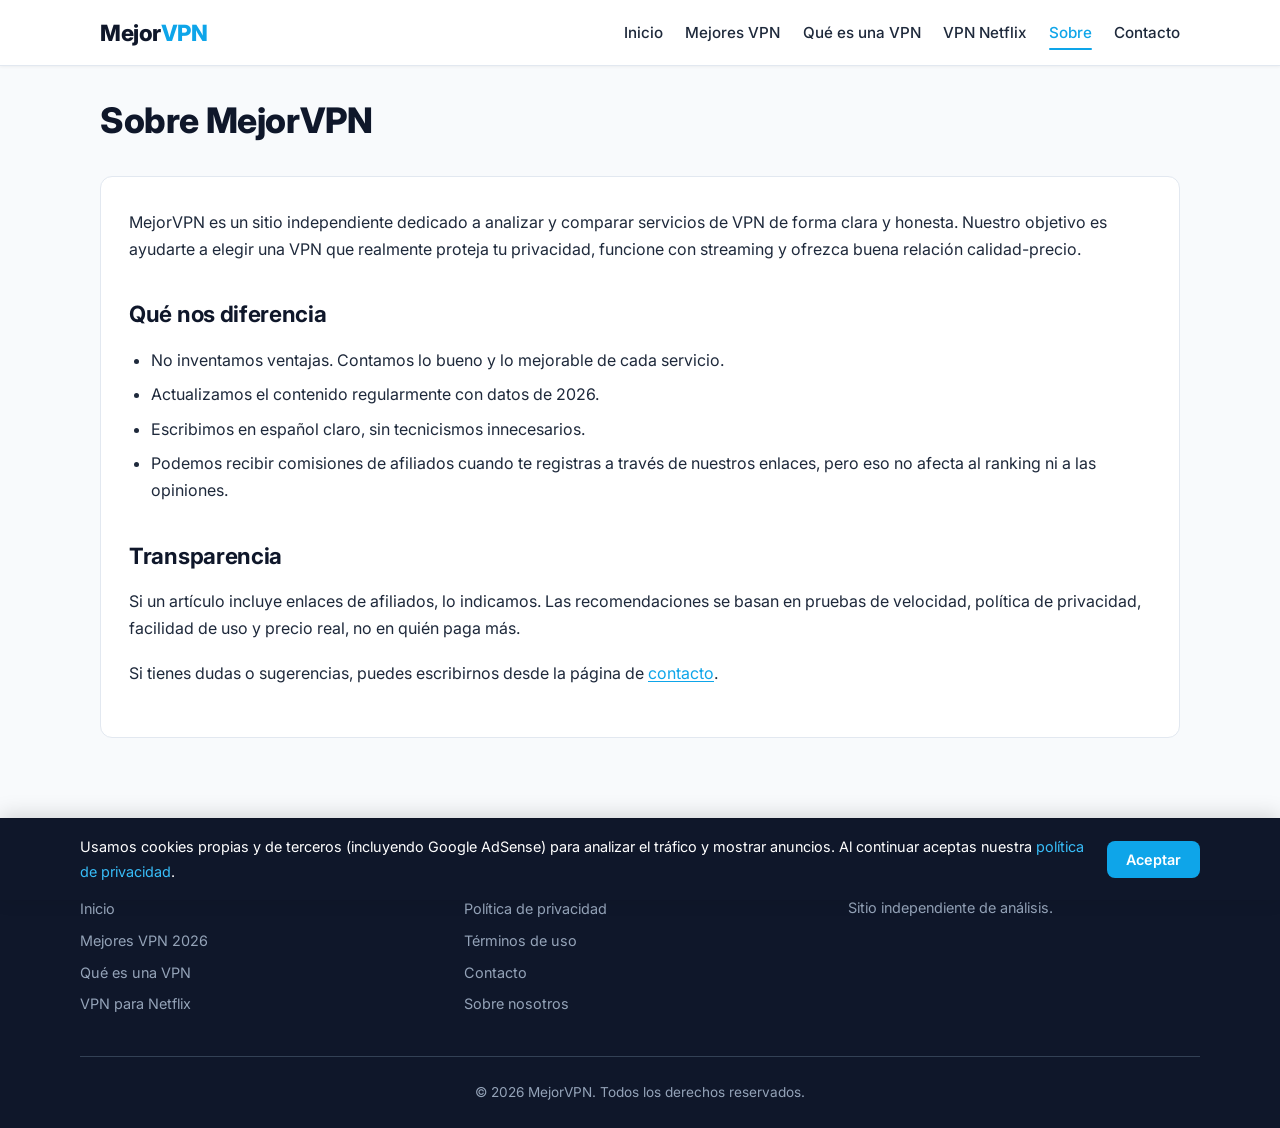
<file: sobre.html>
<!DOCTYPE html>
<html lang="es">
<head>
  <meta charset="UTF-8">
  <meta name="viewport" content="width=device-width, initial-scale=1">
  <title>Sobre nosotros | MejorVPN</title>
  <meta name="description" content="Conoce MejorVPN: sitio independiente de análisis y comparativas de VPN. Transparencia, pruebas reales y sin publicidad engañosa.">
  <meta name="robots" content="index, follow">
  <link rel="canonical" href="https://mejorvpn.github.io/sobre.html">
  <link rel="preconnect" href="https://fonts.googleapis.com">
  <link rel="preconnect" href="https://fonts.gstatic.com" crossorigin>
  <link href="https://fonts.googleapis.com/css2?family=Inter:wght@400;500;600;700;800&display=swap" rel="stylesheet">
  <link rel="stylesheet" href="styles.css">
</head>
<body>
  <header class="site-header">
    <div class="header-inner">
      <a href="index.html" class="logo">Mejor<span>VPN</span></a>
      <button class="menu-toggle" aria-label="Abrir menú" aria-expanded="false">
        <svg xmlns="http://www.w3.org/2000/svg" fill="none" viewBox="0 0 24 24" stroke="currentColor" stroke-width="2">
          <path stroke-linecap="round" stroke-linejoin="round" d="M4 6h16M4 12h16M4 18h16"/>
        </svg>
      </button>
      <nav class="nav" role="navigation" aria-label="Menú principal">
        <a href="index.html">Inicio</a>
        <a href="mejores-vpn-2026.html">Mejores VPN</a>
        <a href="que-es-una-vpn.html">Qué es una VPN</a>
        <a href="vpn-para-netflix.html">VPN Netflix</a>
        <a href="sobre.html" class="active">Sobre</a>
        <a href="contacto.html">Contacto</a>
      </nav>
    </div>
  </header>

  <main>
    <div class="container">
      <article>
        <header class="article-header">
          <h1>Sobre MejorVPN</h1>
        </header>
        <div class="article-content">
          <p>MejorVPN es un sitio independiente dedicado a analizar y comparar servicios de VPN de forma clara y honesta. Nuestro objetivo es ayudarte a elegir una VPN que realmente proteja tu privacidad, funcione con streaming y ofrezca buena relación calidad-precio.</p>

          <h2>Qué nos diferencia</h2>
          <ul>
            <li>No inventamos ventajas. Contamos lo bueno y lo mejorable de cada servicio.</li>
            <li>Actualizamos el contenido regularmente con datos de 2026.</li>
            <li>Escribimos en español claro, sin tecnicismos innecesarios.</li>
            <li>Podemos recibir comisiones de afiliados cuando te registras a través de nuestros enlaces, pero eso no afecta al ranking ni a las opiniones.</li>
          </ul>

          <h2>Transparencia</h2>
          <p>Si un artículo incluye enlaces de afiliados, lo indicamos. Las recomendaciones se basan en pruebas de velocidad, política de privacidad, facilidad de uso y precio real, no en quién paga más.</p>

          <p>Si tienes dudas o sugerencias, puedes escribirnos desde la página de <a href="contacto.html">contacto</a>.</p>
        </div>
      </article>
    </div>
  </main>

  <footer class="site-footer">
    <div class="footer-inner">
      <div class="footer-col">
        <h4>MejorVPN</h4>
        <a href="index.html">Inicio</a>
        <a href="mejores-vpn-2026.html">Mejores VPN 2026</a>
        <a href="que-es-una-vpn.html">Qué es una VPN</a>
        <a href="vpn-para-netflix.html">VPN para Netflix</a>
      </div>
      <div class="footer-col">
        <h4>Legal</h4>
        <a href="privacidad.html">Política de privacidad</a>
        <a href="terminos.html">Términos de uso</a>
        <a href="contacto.html">Contacto</a>
        <a href="sobre.html">Sobre nosotros</a>
      </div>
      <div class="footer-col">
        <h4>Aviso</h4>
        <p style="font-size:0.9rem;line-height:1.5;">Sitio independiente de análisis.</p>
      </div>
    </div>
    <div class="footer-bottom">
      <p>© <span class="current-year">2026</span> MejorVPN. Todos los derechos reservados.</p>
    </div>
  </footer>

  <div class="cookie-banner" role="dialog" aria-label="Aviso de cookies">
    <div class="cookie-inner">
      <p>Usamos cookies propias y de terceros (incluyendo Google AdSense) para analizar el tráfico y mostrar anuncios. Al continuar aceptas nuestra <a href="privacidad.html" style="color:#38bdf8;">política de privacidad</a>.</p>
      <button class="cookie-btn">Aceptar</button>
    </div>
  </div>
  <script src="script.js"></script>
</body>
</html>
</file>
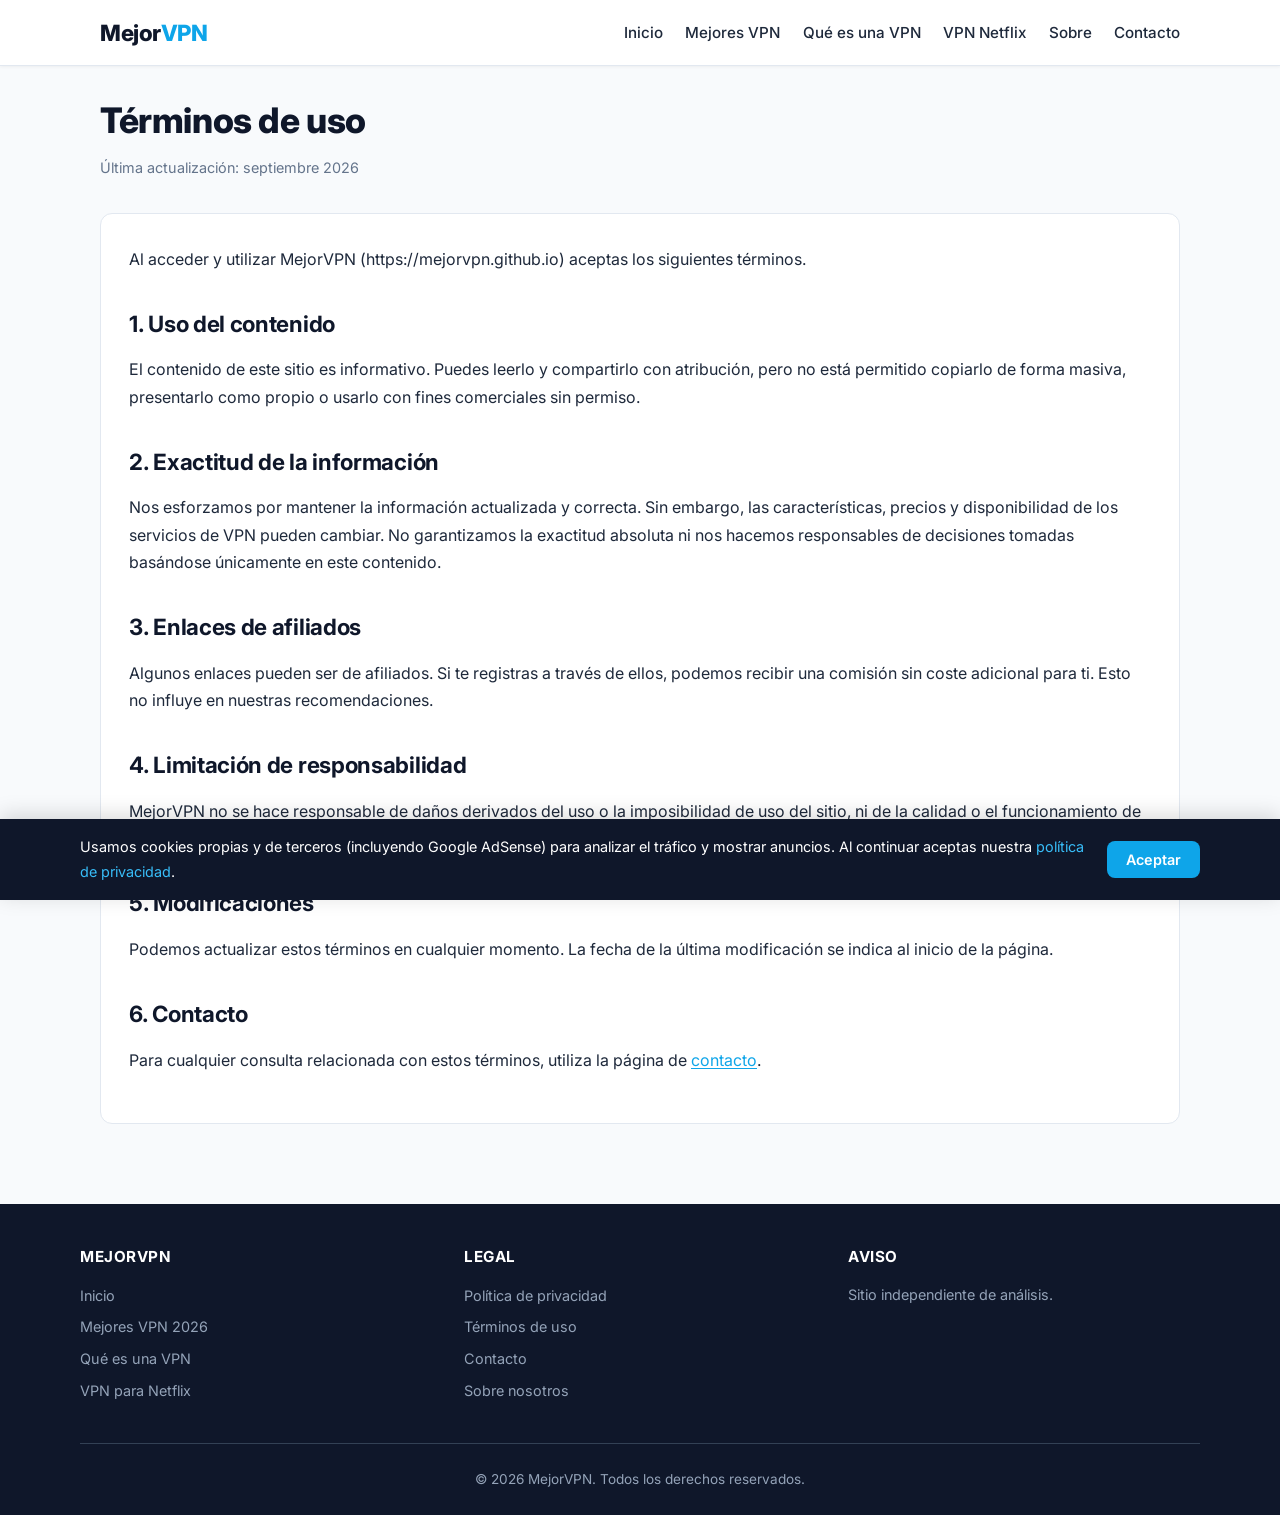
<file: terminos.html>
<!DOCTYPE html>
<html lang="es">
<head>
  <meta charset="UTF-8">
  <meta name="viewport" content="width=device-width, initial-scale=1">
  <title>Términos de uso | MejorVPN</title>
  <meta name="description" content="Términos de uso de MejorVPN. Condiciones de acceso y uso del contenido del sitio.">
  <meta name="robots" content="index, follow">
  <link rel="canonical" href="https://mejorvpn.github.io/terminos.html">
  <link rel="preconnect" href="https://fonts.googleapis.com">
  <link rel="preconnect" href="https://fonts.gstatic.com" crossorigin>
  <link href="https://fonts.googleapis.com/css2?family=Inter:wght@400;500;600;700;800&display=swap" rel="stylesheet">
  <link rel="stylesheet" href="styles.css">
</head>
<body>
  <header class="site-header">
    <div class="header-inner">
      <a href="index.html" class="logo">Mejor<span>VPN</span></a>
      <button class="menu-toggle" aria-label="Abrir menú" aria-expanded="false">
        <svg xmlns="http://www.w3.org/2000/svg" fill="none" viewBox="0 0 24 24" stroke="currentColor" stroke-width="2">
          <path stroke-linecap="round" stroke-linejoin="round" d="M4 6h16M4 12h16M4 18h16"/>
        </svg>
      </button>
      <nav class="nav" role="navigation" aria-label="Menú principal">
        <a href="index.html">Inicio</a>
        <a href="mejores-vpn-2026.html">Mejores VPN</a>
        <a href="que-es-una-vpn.html">Qué es una VPN</a>
        <a href="vpn-para-netflix.html">VPN Netflix</a>
        <a href="sobre.html">Sobre</a>
        <a href="contacto.html">Contacto</a>
      </nav>
    </div>
  </header>

  <main>
    <div class="container">
      <article>
        <header class="article-header">
          <h1>Términos de uso</h1>
          <div class="article-meta"><span>Última actualización: septiembre 2026</span></div>
        </header>
        <div class="article-content">
          <p>Al acceder y utilizar MejorVPN (https://mejorvpn.github.io) aceptas los siguientes términos.</p>

          <h2>1. Uso del contenido</h2>
          <p>El contenido de este sitio es informativo. Puedes leerlo y compartirlo con atribución, pero no está permitido copiarlo de forma masiva, presentarlo como propio o usarlo con fines comerciales sin permiso.</p>

          <h2>2. Exactitud de la información</h2>
          <p>Nos esforzamos por mantener la información actualizada y correcta. Sin embargo, las características, precios y disponibilidad de los servicios de VPN pueden cambiar. No garantizamos la exactitud absoluta ni nos hacemos responsables de decisiones tomadas basándose únicamente en este contenido.</p>

          <h2>3. Enlaces de afiliados</h2>
          <p>Algunos enlaces pueden ser de afiliados. Si te registras a través de ellos, podemos recibir una comisión sin coste adicional para ti. Esto no influye en nuestras recomendaciones.</p>

          <h2>4. Limitación de responsabilidad</h2>
          <p>MejorVPN no se hace responsable de daños derivados del uso o la imposibilidad de uso del sitio, ni de la calidad o el funcionamiento de los servicios de terceros recomendados.</p>

          <h2>5. Modificaciones</h2>
          <p>Podemos actualizar estos términos en cualquier momento. La fecha de la última modificación se indica al inicio de la página.</p>

          <h2>6. Contacto</h2>
          <p>Para cualquier consulta relacionada con estos términos, utiliza la página de <a href="contacto.html">contacto</a>.</p>
        </div>
      </article>
    </div>
  </main>

  <footer class="site-footer">
    <div class="footer-inner">
      <div class="footer-col">
        <h4>MejorVPN</h4>
        <a href="index.html">Inicio</a>
        <a href="mejores-vpn-2026.html">Mejores VPN 2026</a>
        <a href="que-es-una-vpn.html">Qué es una VPN</a>
        <a href="vpn-para-netflix.html">VPN para Netflix</a>
      </div>
      <div class="footer-col">
        <h4>Legal</h4>
        <a href="privacidad.html">Política de privacidad</a>
        <a href="terminos.html">Términos de uso</a>
        <a href="contacto.html">Contacto</a>
        <a href="sobre.html">Sobre nosotros</a>
      </div>
      <div class="footer-col">
        <h4>Aviso</h4>
        <p style="font-size:0.9rem;line-height:1.5;">Sitio independiente de análisis.</p>
      </div>
    </div>
    <div class="footer-bottom">
      <p>© <span class="current-year">2026</span> MejorVPN. Todos los derechos reservados.</p>
    </div>
  </footer>

  <div class="cookie-banner" role="dialog" aria-label="Aviso de cookies">
    <div class="cookie-inner">
      <p>Usamos cookies propias y de terceros (incluyendo Google AdSense) para analizar el tráfico y mostrar anuncios. Al continuar aceptas nuestra <a href="privacidad.html" style="color:#38bdf8;">política de privacidad</a>.</p>
      <button class="cookie-btn">Aceptar</button>
    </div>
  </div>
  <script src="script.js"></script>
</body>
</html>
</file>
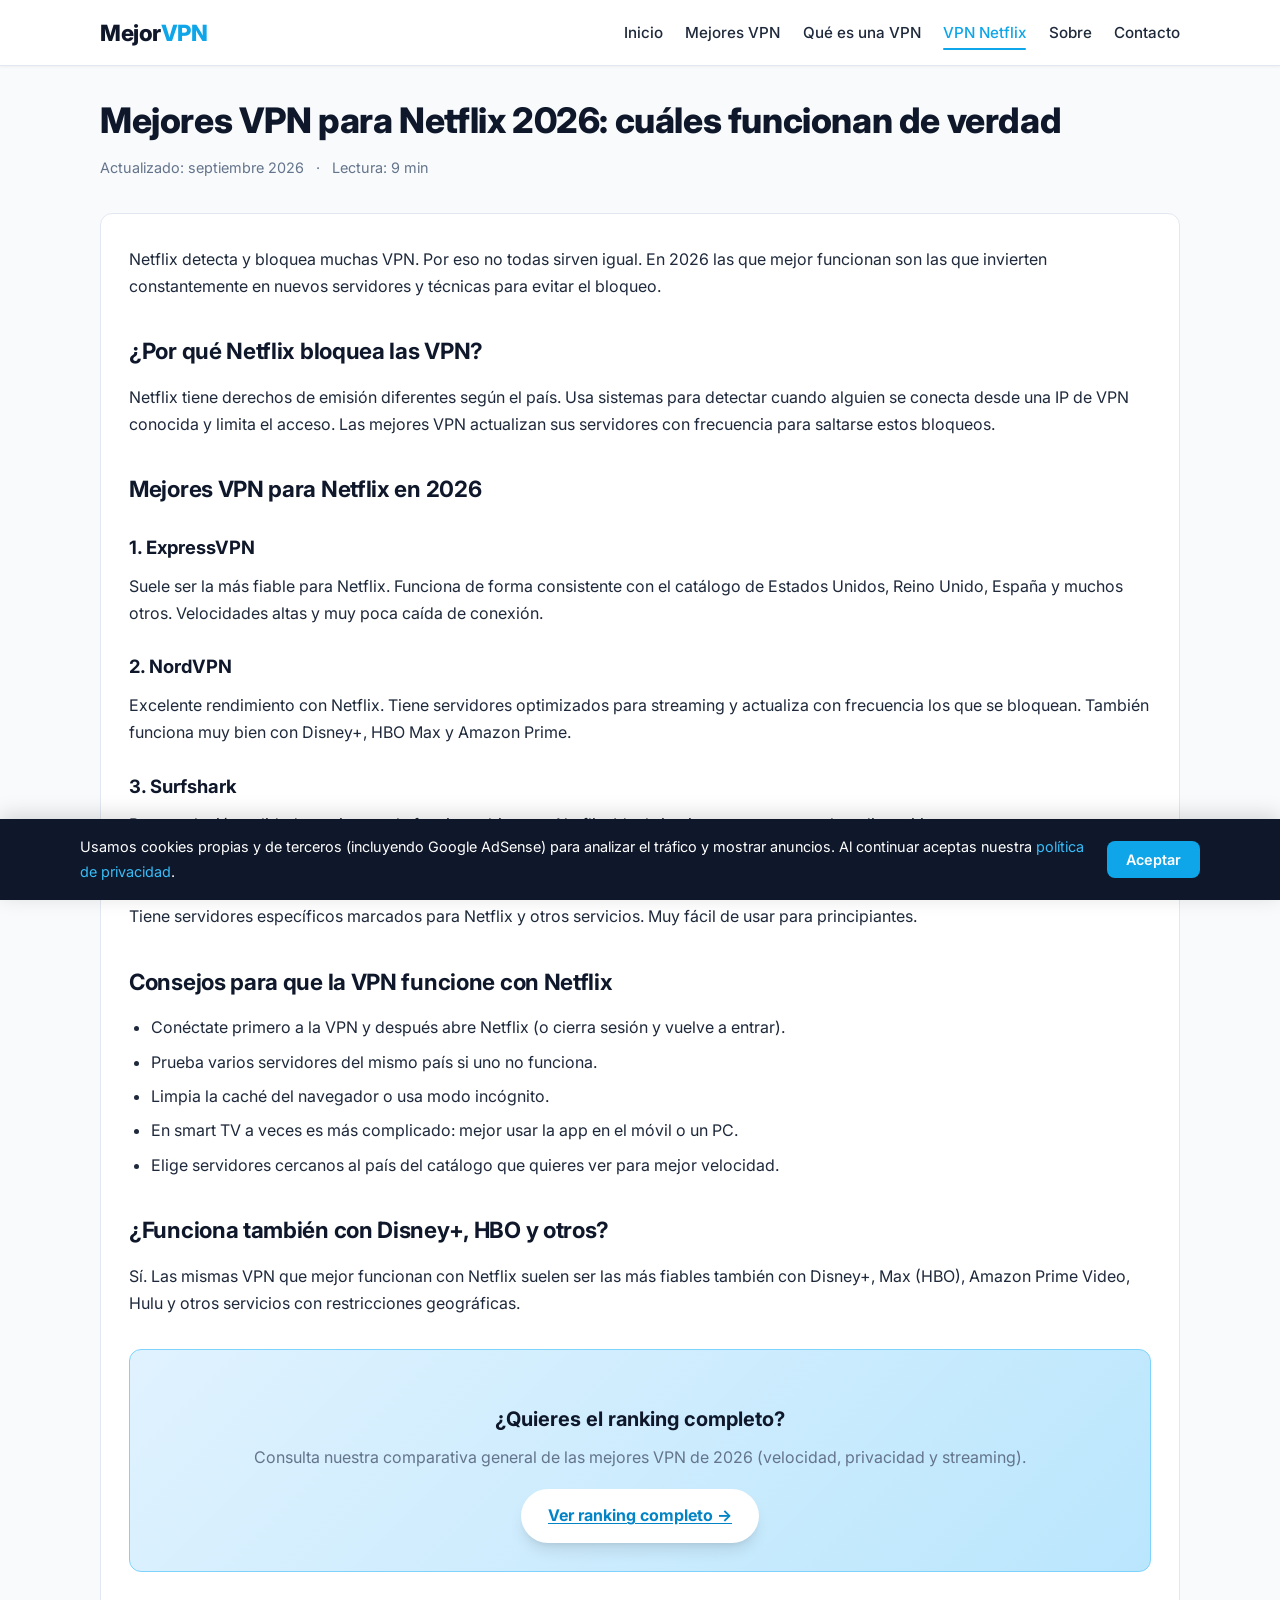
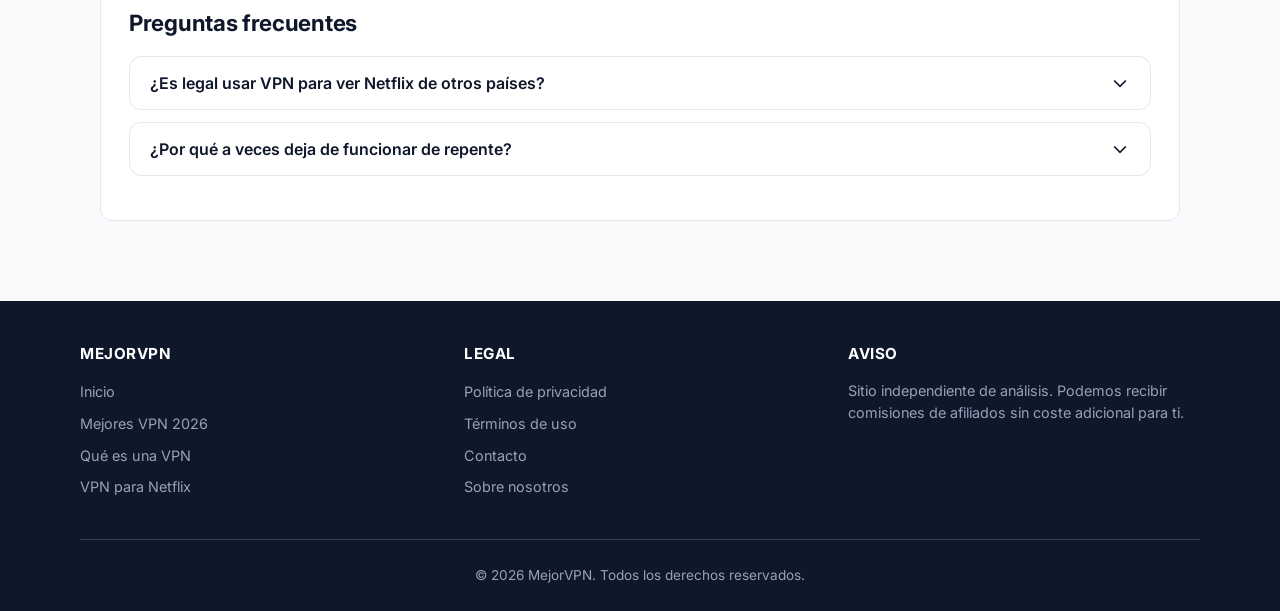
<file: vpn-para-netflix.html>
<!DOCTYPE html>
<html lang="es">
<head>
  <meta charset="UTF-8">
  <meta name="viewport" content="width=device-width, initial-scale=1">
  <title>Mejores VPN para Netflix 2026: desbloquea catálogos de otros países</title>
  <meta name="description" content="Descubre las mejores VPN para Netflix en 2026. Qué VPN funcionan realmente para desbloquear catálogos de EE.UU., España, Latinoamérica y más.">
  <meta name="keywords" content="vpn para netflix, mejor vpn netflix, desbloquear netflix, vpn streaming, netflix otros países">
  <meta name="robots" content="index, follow">
  <link rel="canonical" href="https://mejorvpn.github.io/vpn-para-netflix.html">

  <meta property="og:title" content="Mejores VPN para Netflix 2026">
  <meta property="og:description" content="Qué VPN funcionan realmente para ver Netflix de otros países en 2026.">
  <meta property="og:url" content="https://mejorvpn.github.io/vpn-para-netflix.html">
  <meta property="og:type" content="article">

  <link rel="preconnect" href="https://fonts.googleapis.com">
  <link rel="preconnect" href="https://fonts.gstatic.com" crossorigin>
  <link href="https://fonts.googleapis.com/css2?family=Inter:wght@400;500;600;700;800&display=swap" rel="stylesheet">
  <link rel="stylesheet" href="styles.css">

  <script type="application/ld+json">
  {
    "@context": "https://schema.org",
    "@type": "Article",
    "headline": "Mejores VPN para Netflix 2026",
    "description": "Guía de las VPN que mejor funcionan para desbloquear Netflix y otros servicios de streaming.",
    "author": { "@type": "Organization", "name": "MejorVPN" },
    "datePublished": "2026-03-01",
    "dateModified": "2026-09-18",
    "mainEntityOfPage": "https://mejorvpn.github.io/vpn-para-netflix.html"
  }
  </script>
</head>
<body>
  <header class="site-header">
    <div class="header-inner">
      <a href="index.html" class="logo">Mejor<span>VPN</span></a>
      <button class="menu-toggle" aria-label="Abrir menú" aria-expanded="false">
        <svg xmlns="http://www.w3.org/2000/svg" fill="none" viewBox="0 0 24 24" stroke="currentColor" stroke-width="2">
          <path stroke-linecap="round" stroke-linejoin="round" d="M4 6h16M4 12h16M4 18h16"/>
        </svg>
      </button>
      <nav class="nav" role="navigation" aria-label="Menú principal">
        <a href="index.html">Inicio</a>
        <a href="mejores-vpn-2026.html">Mejores VPN</a>
        <a href="que-es-una-vpn.html">Qué es una VPN</a>
        <a href="vpn-para-netflix.html" class="active">VPN Netflix</a>
        <a href="sobre.html">Sobre</a>
        <a href="contacto.html">Contacto</a>
      </nav>
    </div>
  </header>

  <main>
    <div class="container">
      <article>
        <header class="article-header">
          <h1>Mejores VPN para Netflix 2026: cuáles funcionan de verdad</h1>
          <div class="article-meta">
            <span>Actualizado: septiembre 2026</span>
            <span>·</span>
            <span>Lectura: 9 min</span>
          </div>
        </header>


        <div class="article-content">
          <p>Netflix detecta y bloquea muchas VPN. Por eso no todas sirven igual. En 2026 las que mejor funcionan son las que invierten constantemente en nuevos servidores y técnicas para evitar el bloqueo.</p>

          <h2>¿Por qué Netflix bloquea las VPN?</h2>
          <p>Netflix tiene derechos de emisión diferentes según el país. Usa sistemas para detectar cuando alguien se conecta desde una IP de VPN conocida y limita el acceso. Las mejores VPN actualizan sus servidores con frecuencia para saltarse estos bloqueos.</p>

          <h2>Mejores VPN para Netflix en 2026</h2>

          <h3>1. ExpressVPN</h3>
          <p>Suele ser la más fiable para Netflix. Funciona de forma consistente con el catálogo de Estados Unidos, Reino Unido, España y muchos otros. Velocidades altas y muy poca caída de conexión.</p>

          <h3>2. NordVPN</h3>
          <p>Excelente rendimiento con Netflix. Tiene servidores optimizados para streaming y actualiza con frecuencia los que se bloquean. También funciona muy bien con Disney+, HBO Max y Amazon Prime.</p>

          <h3>3. Surfshark</h3>
          <p>Buena relación calidad-precio y suele funcionar bien con Netflix. Ideal si quieres conectar muchos dispositivos.</p>

          <h3>4. CyberGhost</h3>
          <p>Tiene servidores específicos marcados para Netflix y otros servicios. Muy fácil de usar para principiantes.</p>


          <h2>Consejos para que la VPN funcione con Netflix</h2>
          <ul>
            <li>Conéctate primero a la VPN y después abre Netflix (o cierra sesión y vuelve a entrar).</li>
            <li>Prueba varios servidores del mismo país si uno no funciona.</li>
            <li>Limpia la caché del navegador o usa modo incógnito.</li>
            <li>En smart TV a veces es más complicado: mejor usar la app en el móvil o un PC.</li>
            <li>Elige servidores cercanos al país del catálogo que quieres ver para mejor velocidad.</li>
          </ul>

          <h2>¿Funciona también con Disney+, HBO y otros?</h2>
          <p>Sí. Las mismas VPN que mejor funcionan con Netflix suelen ser las más fiables también con Disney+, Max (HBO), Amazon Prime Video, Hulu y otros servicios con restricciones geográficas.</p>

          <div class="cta-box">
            <h3>¿Quieres el ranking completo?</h3>
            <p>Consulta nuestra comparativa general de las mejores VPN de 2026 (velocidad, privacidad y streaming).</p>
            <a href="mejores-vpn-2026.html" class="btn">Ver ranking completo →</a>
          </div>

          <h2>Preguntas frecuentes</h2>
          <div class="faq-item">
            <button class="faq-question">
              ¿Es legal usar VPN para ver Netflix de otros países?
              <svg width="20" height="20" fill="none" stroke="currentColor" stroke-width="2" viewBox="0 0 24 24"><path d="M19 9l-7 7-7-7"/></svg>
            </button>
            <div class="faq-answer">
              <p>Usar una VPN es legal en la mayoría de países. Sin embargo, los términos de uso de Netflix prohíben eludir las restricciones geográficas. En la práctica, el riesgo real es bajo (normalmente solo te piden que dejes de hacerlo), pero técnicamente va contra sus normas.</p>
            </div>
          </div>
          <div class="faq-item">
            <button class="faq-question">
              ¿Por qué a veces deja de funcionar de repente?
              <svg width="20" height="20" fill="none" stroke="currentColor" stroke-width="2" viewBox="0 0 24 24"><path d="M19 9l-7 7-7-7"/></svg>
            </button>
            <div class="faq-answer">
              <p>Netflix actualiza sus sistemas de detección. Las buenas VPN responden rápido cambiando o añadiendo servidores. Si un servidor deja de funcionar, prueba otro del mismo país o espera unas horas.</p>
            </div>
          </div>
        </div>
      </article>
    </div>
  </main>

  <footer class="site-footer">
    <div class="footer-inner">
      <div class="footer-col">
        <h4>MejorVPN</h4>
        <a href="index.html">Inicio</a>
        <a href="mejores-vpn-2026.html">Mejores VPN 2026</a>
        <a href="que-es-una-vpn.html">Qué es una VPN</a>
        <a href="vpn-para-netflix.html">VPN para Netflix</a>
      </div>
      <div class="footer-col">
        <h4>Legal</h4>
        <a href="privacidad.html">Política de privacidad</a>
        <a href="terminos.html">Términos de uso</a>
        <a href="contacto.html">Contacto</a>
        <a href="sobre.html">Sobre nosotros</a>
      </div>
      <div class="footer-col">
        <h4>Aviso</h4>
        <p style="font-size:0.9rem;line-height:1.5;">Sitio independiente de análisis. Podemos recibir comisiones de afiliados sin coste adicional para ti.</p>
      </div>
    </div>
    <div class="footer-bottom">
      <p>© <span class="current-year">2026</span> MejorVPN. Todos los derechos reservados.</p>
    </div>
  </footer>

  <div class="cookie-banner" role="dialog" aria-label="Aviso de cookies">
    <div class="cookie-inner">
      <p>Usamos cookies propias y de terceros (incluyendo Google AdSense) para analizar el tráfico y mostrar anuncios. Al continuar aceptas nuestra <a href="privacidad.html" style="color:#38bdf8;">política de privacidad</a>.</p>
      <button class="cookie-btn">Aceptar</button>
    </div>
  </div>

  <script src="script.js"></script>
</body>
</html>
</file>
<file: styles.css>
/* ============================================
   MejorVPN - styles.css
   Optimizado SEO + rendimiento + accesibilidad + AdSense
   ============================================ */

:root {
  --primary: #0ea5e9;
  --primary-dark: #0284c7;
  --primary-light: #38bdf8;
  --secondary: #0f172a;
  --accent: #10b981;
  --bg: #f8fafc;
  --bg-card: #ffffff;
  --text: #1e293b;
  --text-muted: #64748b;
  --border: #e2e8f0;
  --radius: 12px;
  --shadow: 0 4px 6px -1px rgb(0 0 0 / 0.08), 0 2px 4px -2px rgb(0 0 0 / 0.06);
  --shadow-lg: 0 10px 15px -3px rgb(0 0 0 / 0.1), 0 4px 6px -4px rgb(0 0 0 / 0.1);
  --max-width: 1120px;
  --font: 'Inter', system-ui, -apple-system, BlinkMacSystemFont, 'Segoe UI', Roboto, sans-serif;
}

*, *::before, *::after {
  box-sizing: border-box;
  margin: 0;
  padding: 0;
}

html {
  scroll-behavior: smooth;
  font-size: 16px;
}

body {
  font-family: var(--font);
  background: var(--bg);
  color: var(--text);
  line-height: 1.7;
  min-height: 100vh;
  display: flex;
  flex-direction: column;
}

img {
  max-width: 100%;
  height: auto;
  display: block;
}

a {
  color: var(--primary);
  text-decoration: none;
  transition: color 0.2s ease;
}

a:hover {
  color: var(--primary-dark);
}

/* ========== HEADER ========== */
.site-header {
  background: var(--bg-card);
  border-bottom: 1px solid var(--border);
  position: sticky;
  top: 0;
  z-index: 100;
  box-shadow: 0 1px 3px rgb(0 0 0 / 0.05);
}

.header-inner {
  max-width: var(--max-width);
  margin: 0 auto;
  padding: 0.85rem 1.25rem;
  display: flex;
  align-items: center;
  justify-content: space-between;
  gap: 1rem;
}

.logo {
  font-size: 1.4rem;
  font-weight: 800;
  color: var(--secondary);
  letter-spacing: -0.5px;
}

.logo span {
  color: var(--primary);
}

.menu-toggle {
  display: none;
  background: none;
  border: none;
  cursor: pointer;
  padding: 0.4rem;
  color: var(--secondary);
}

.menu-toggle svg {
  width: 26px;
  height: 26px;
}

.nav {
  display: flex;
  gap: 1.4rem;
  align-items: center;
}

.nav a {
  color: var(--text);
  font-weight: 500;
  font-size: 0.95rem;
  position: relative;
}

.nav a:hover,
.nav a.active {
  color: var(--primary);
}

.nav a.active::after {
  content: '';
  position: absolute;
  bottom: -4px;
  left: 0;
  width: 100%;
  height: 2px;
  background: var(--primary);
  border-radius: 2px;
}

/* ========== MAIN ========== */
main {
  flex: 1;
}

.container {
  max-width: var(--max-width);
  margin: 0 auto;
  padding: 2rem 1.25rem 3rem;
}

/* Hero */
.hero {
  background: linear-gradient(135deg, #0ea5e9 0%, #0284c7 50%, #0f172a 100%);
  color: white;
  padding: 3.5rem 1.25rem;
  text-align: center;
}

.hero-inner {
  max-width: 800px;
  margin: 0 auto;
}

.hero h1 {
  font-size: clamp(1.75rem, 4.5vw, 2.55rem);
  font-weight: 800;
  line-height: 1.25;
  margin-bottom: 1rem;
  letter-spacing: -0.5px;
}

.hero p {
  font-size: 1.15rem;
  opacity: 0.95;
  margin-bottom: 1.75rem;
  line-height: 1.6;
}

.btn {
  display: inline-block;
  background: white;
  color: var(--primary-dark);
  font-weight: 700;
  padding: 0.85rem 1.7rem;
  border-radius: 999px;
  font-size: 1rem;
  box-shadow: var(--shadow-lg);
  transition: transform 0.2s, box-shadow 0.2s;
}

.btn:hover {
  transform: translateY(-2px);
  box-shadow: 0 15px 25px -5px rgb(0 0 0 / 0.2);
  color: var(--secondary);
}

/* Sections */
.section-title {
  font-size: 1.55rem;
  font-weight: 800;
  color: var(--secondary);
  margin-bottom: 0.4rem;
  letter-spacing: -0.3px;
}

.section-subtitle {
  color: var(--text-muted);
  margin-bottom: 1.75rem;
  font-size: 1.05rem;
}

/* Cards */
.cards {
  display: grid;
  grid-template-columns: repeat(auto-fill, minmax(300px, 1fr));
  gap: 1.5rem;
  margin-bottom: 2.5rem;
}

.card {
  background: var(--bg-card);
  border-radius: var(--radius);
  border: 1px solid var(--border);
  overflow: hidden;
  transition: transform 0.2s, box-shadow 0.2s;
  display: flex;
  flex-direction: column;
}

.card:hover {
  transform: translateY(-4px);
  box-shadow: var(--shadow-lg);
}

.card-body {
  padding: 1.4rem 1.5rem;
  flex: 1;
  display: flex;
  flex-direction: column;
}

.card-tag {
  display: inline-block;
  background: #e0f2fe;
  color: var(--primary-dark);
  font-size: 0.75rem;
  font-weight: 600;
  padding: 0.25rem 0.65rem;
  border-radius: 999px;
  margin-bottom: 0.7rem;
  width: fit-content;
}

.card h3 {
  font-size: 1.15rem;
  font-weight: 700;
  margin-bottom: 0.5rem;
  color: var(--secondary);
  line-height: 1.35;
}

.card h3 a {
  color: inherit;
}

.card h3 a:hover {
  color: var(--primary);
}

.card p {
  color: var(--text-muted);
  font-size: 0.95rem;
  flex: 1;
  margin-bottom: 1rem;
}

.card-link {
  font-weight: 600;
  font-size: 0.9rem;
  color: var(--primary);
}

/* Article */
.article-header {
  margin-bottom: 2rem;
}

.article-header h1 {
  font-size: clamp(1.6rem, 4vw, 2.2rem);
  font-weight: 800;
  color: var(--secondary);
  line-height: 1.3;
  margin-bottom: 0.75rem;
  letter-spacing: -0.4px;
}

.article-meta {
  color: var(--text-muted);
  font-size: 0.9rem;
  display: flex;
  flex-wrap: wrap;
  gap: 0.75rem;
  align-items: center;
}

.article-content {
  background: var(--bg-card);
  border-radius: var(--radius);
  border: 1px solid var(--border);
  padding: 2rem 1.75rem;
  margin-bottom: 2rem;
}

.article-content h2 {
  font-size: 1.4rem;
  font-weight: 700;
  color: var(--secondary);
  margin: 2rem 0 0.85rem;
  letter-spacing: -0.3px;
}

.article-content h2:first-child {
  margin-top: 0;
}

.article-content h3 {
  font-size: 1.15rem;
  font-weight: 700;
  color: var(--secondary);
  margin: 1.5rem 0 0.6rem;
}

.article-content p {
  margin-bottom: 1.1rem;
}

.article-content ul,
.article-content ol {
  margin: 0 0 1.25rem 1.4rem;
}

.article-content li {
  margin-bottom: 0.45rem;
}

.article-content strong {
  font-weight: 600;
  color: var(--secondary);
}

.article-content a {
  text-decoration: underline;
  text-underline-offset: 2px;
}

.article-content blockquote {
  border-left: 4px solid var(--primary);
  padding: 0.85rem 1.2rem;
  background: #f0f9ff;
  margin: 1.5rem 0;
  border-radius: 0 var(--radius) var(--radius) 0;
}

.article-content table {
  width: 100%;
  border-collapse: collapse;
  margin: 1.5rem 0;
  font-size: 0.95rem;
}

.article-content th,
.article-content td {
  border: 1px solid var(--border);
  padding: 0.75rem 1rem;
  text-align: left;
}

.article-content th {
  background: #f1f5f9;
  font-weight: 600;
}

/* Ad placeholders */
.ad-placeholder {
  background: #f1f5f9;
  border: 2px dashed #cbd5e1;
  border-radius: var(--radius);
  padding: 1.5rem;
  text-align: center;
  color: var(--text-muted);
  font-size: 0.9rem;
  margin: 1.5rem 0;
  min-height: 90px;
  display: flex;
  align-items: center;
  justify-content: center;
}

/* CTA box */
.cta-box {
  background: linear-gradient(135deg, #e0f2fe, #bae6fd);
  border: 1px solid #7dd3fc;
  border-radius: var(--radius);
  padding: 1.75rem;
  margin: 2rem 0;
  text-align: center;
}

.cta-box h3 {
  font-size: 1.25rem;
  font-weight: 700;
  color: var(--secondary);
  margin-bottom: 0.5rem;
}

.cta-box p {
  color: var(--text-muted);
  margin-bottom: 1.1rem;
}

/* FAQ */
.faq-item {
  border: 1px solid var(--border);
  border-radius: var(--radius);
  margin-bottom: 0.75rem;
  overflow: hidden;
  background: var(--bg-card);
}

.faq-question {
  width: 100%;
  text-align: left;
  background: none;
  border: none;
  padding: 1rem 1.25rem;
  font-size: 1rem;
  font-weight: 600;
  color: var(--secondary);
  cursor: pointer;
  display: flex;
  justify-content: space-between;
  align-items: center;
  gap: 1rem;
  font-family: inherit;
}

.faq-question:hover {
  background: #f8fafc;
}

.faq-answer {
  padding: 0 1.25rem 1.15rem;
  color: var(--text-muted);
  display: none;
}

.faq-item.open .faq-answer {
  display: block;
}

.faq-item.open .faq-question svg {
  transform: rotate(180deg);
}

/* Footer */
.site-footer {
  background: var(--secondary);
  color: #94a3b8;
  padding: 2.5rem 1.25rem 1.5rem;
  margin-top: auto;
}

.footer-inner {
  max-width: var(--max-width);
  margin: 0 auto;
  display: grid;
  grid-template-columns: repeat(auto-fit, minmax(200px, 1fr));
  gap: 2rem;
  margin-bottom: 2rem;
}

.footer-col h4 {
  color: white;
  font-size: 0.95rem;
  font-weight: 700;
  margin-bottom: 0.85rem;
  text-transform: uppercase;
  letter-spacing: 0.5px;
}

.footer-col a {
  color: #94a3b8;
  display: block;
  margin-bottom: 0.45rem;
  font-size: 0.9rem;
}

.footer-col a:hover {
  color: white;
}

.footer-bottom {
  max-width: var(--max-width);
  margin: 0 auto;
  padding-top: 1.5rem;
  border-top: 1px solid #334155;
  text-align: center;
  font-size: 0.85rem;
}

/* Cookie banner */
.cookie-banner {
  position: fixed;
  bottom: 0;
  left: 0;
  right: 0;
  background: var(--secondary);
  color: white;
  padding: 1rem 1.25rem;
  z-index: 200;
  display: none;
  box-shadow: 0 -4px 20px rgb(0 0 0 / 0.15);
}

.cookie-banner.show {
  display: block;
}

.cookie-inner {
  max-width: var(--max-width);
  margin: 0 auto;
  display: flex;
  flex-wrap: wrap;
  align-items: center;
  justify-content: space-between;
  gap: 1rem;
}

.cookie-inner p {
  font-size: 0.9rem;
  flex: 1;
  min-width: 220px;
}

.cookie-btn {
  background: var(--primary);
  color: white;
  border: none;
  padding: 0.6rem 1.2rem;
  border-radius: 8px;
  font-weight: 600;
  cursor: pointer;
  font-size: 0.9rem;
  font-family: inherit;
}

.cookie-btn:hover {
  background: var(--primary-dark);
}

/* ========== RESPONSIVE ========== */
@media (max-width: 768px) {
  .menu-toggle {
    display: block;
  }

  .nav {
    display: none;
    position: absolute;
    top: 100%;
    left: 0;
    right: 0;
    background: var(--bg-card);
    flex-direction: column;
    padding: 1rem;
    border-bottom: 1px solid var(--border);
    box-shadow: var(--shadow);
    gap: 0.5rem;
  }

  .nav.open {
    display: flex;
  }

  .nav a {
    padding: 0.6rem 0.5rem;
  }

  .nav a.active::after {
    display: none;
  }

  .hero {
    padding: 2.5rem 1.25rem;
  }

  .article-content {
    padding: 1.5rem 1.15rem;
  }

  .cards {
    grid-template-columns: 1fr;
  }
}

@media print {
  .site-header, .site-footer, .ad-placeholder, .cookie-banner, .menu-toggle {
    display: none !important;
  }
}
</file>
